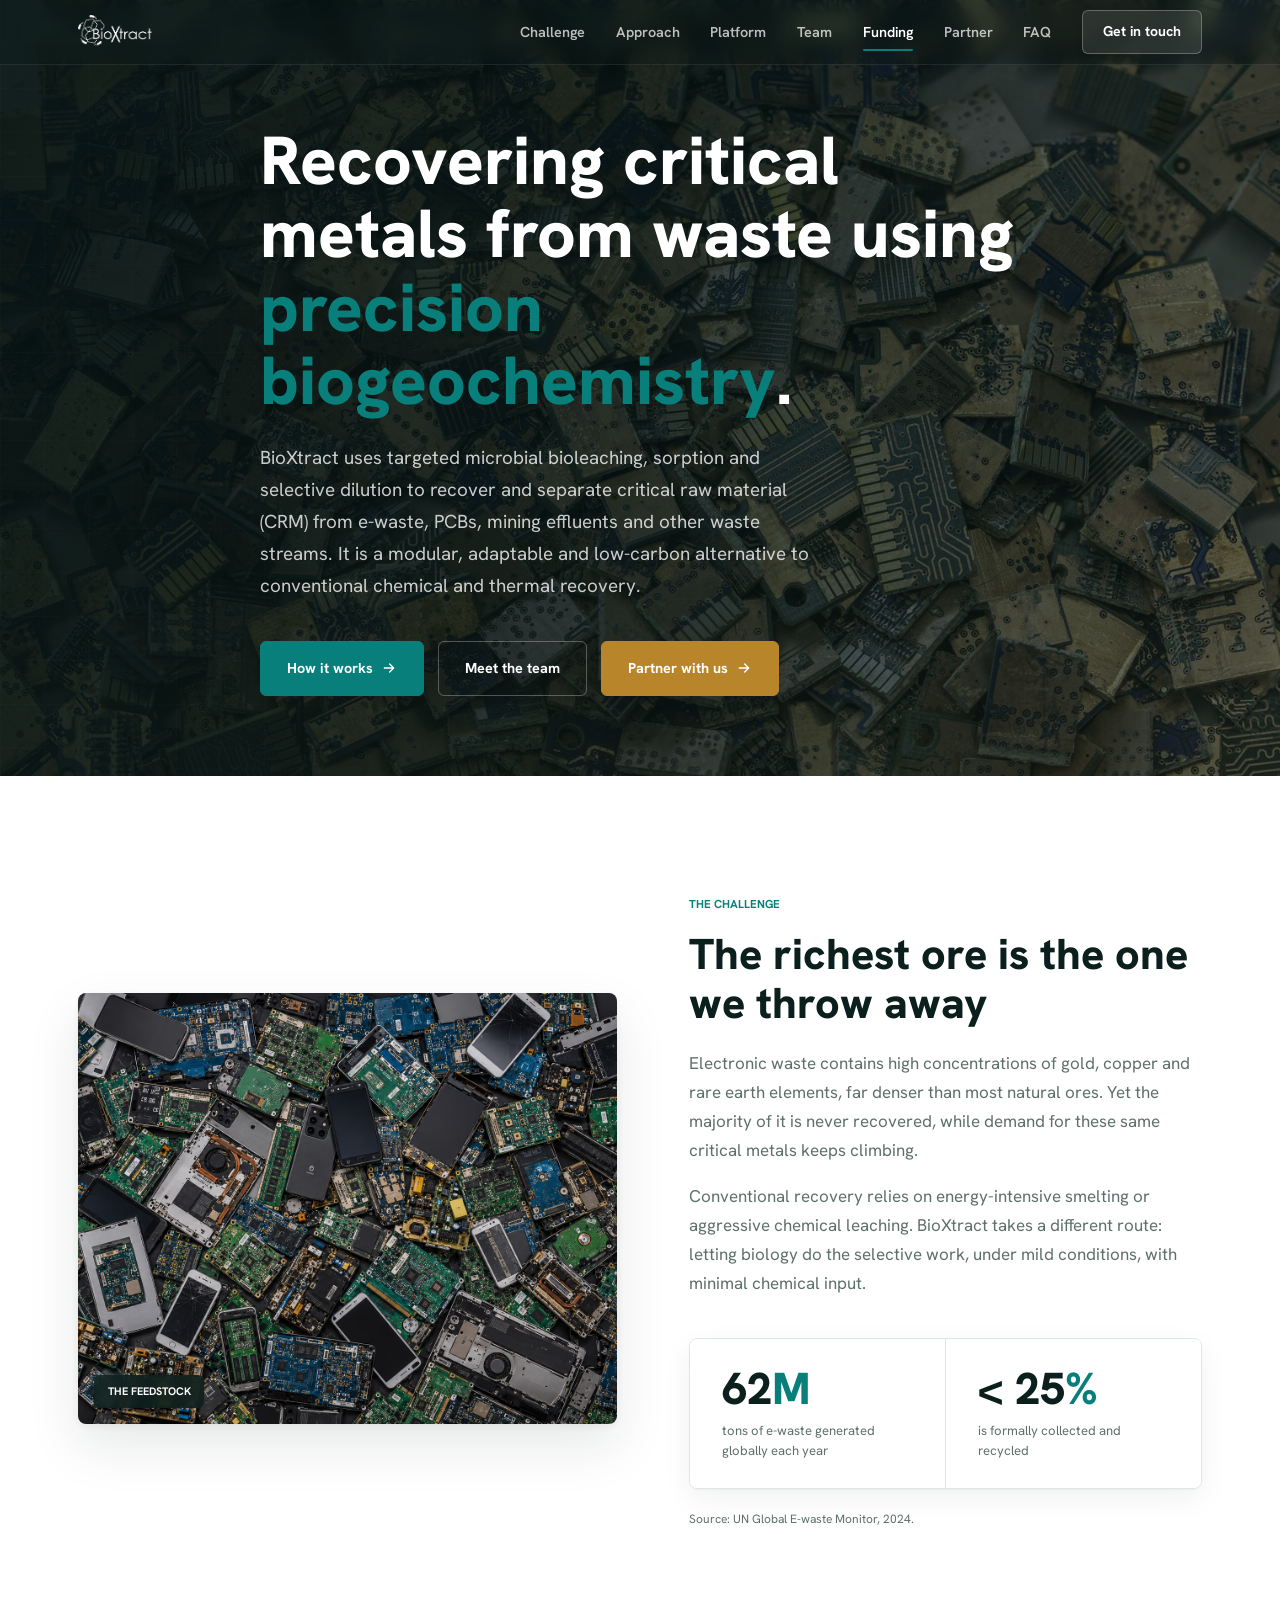
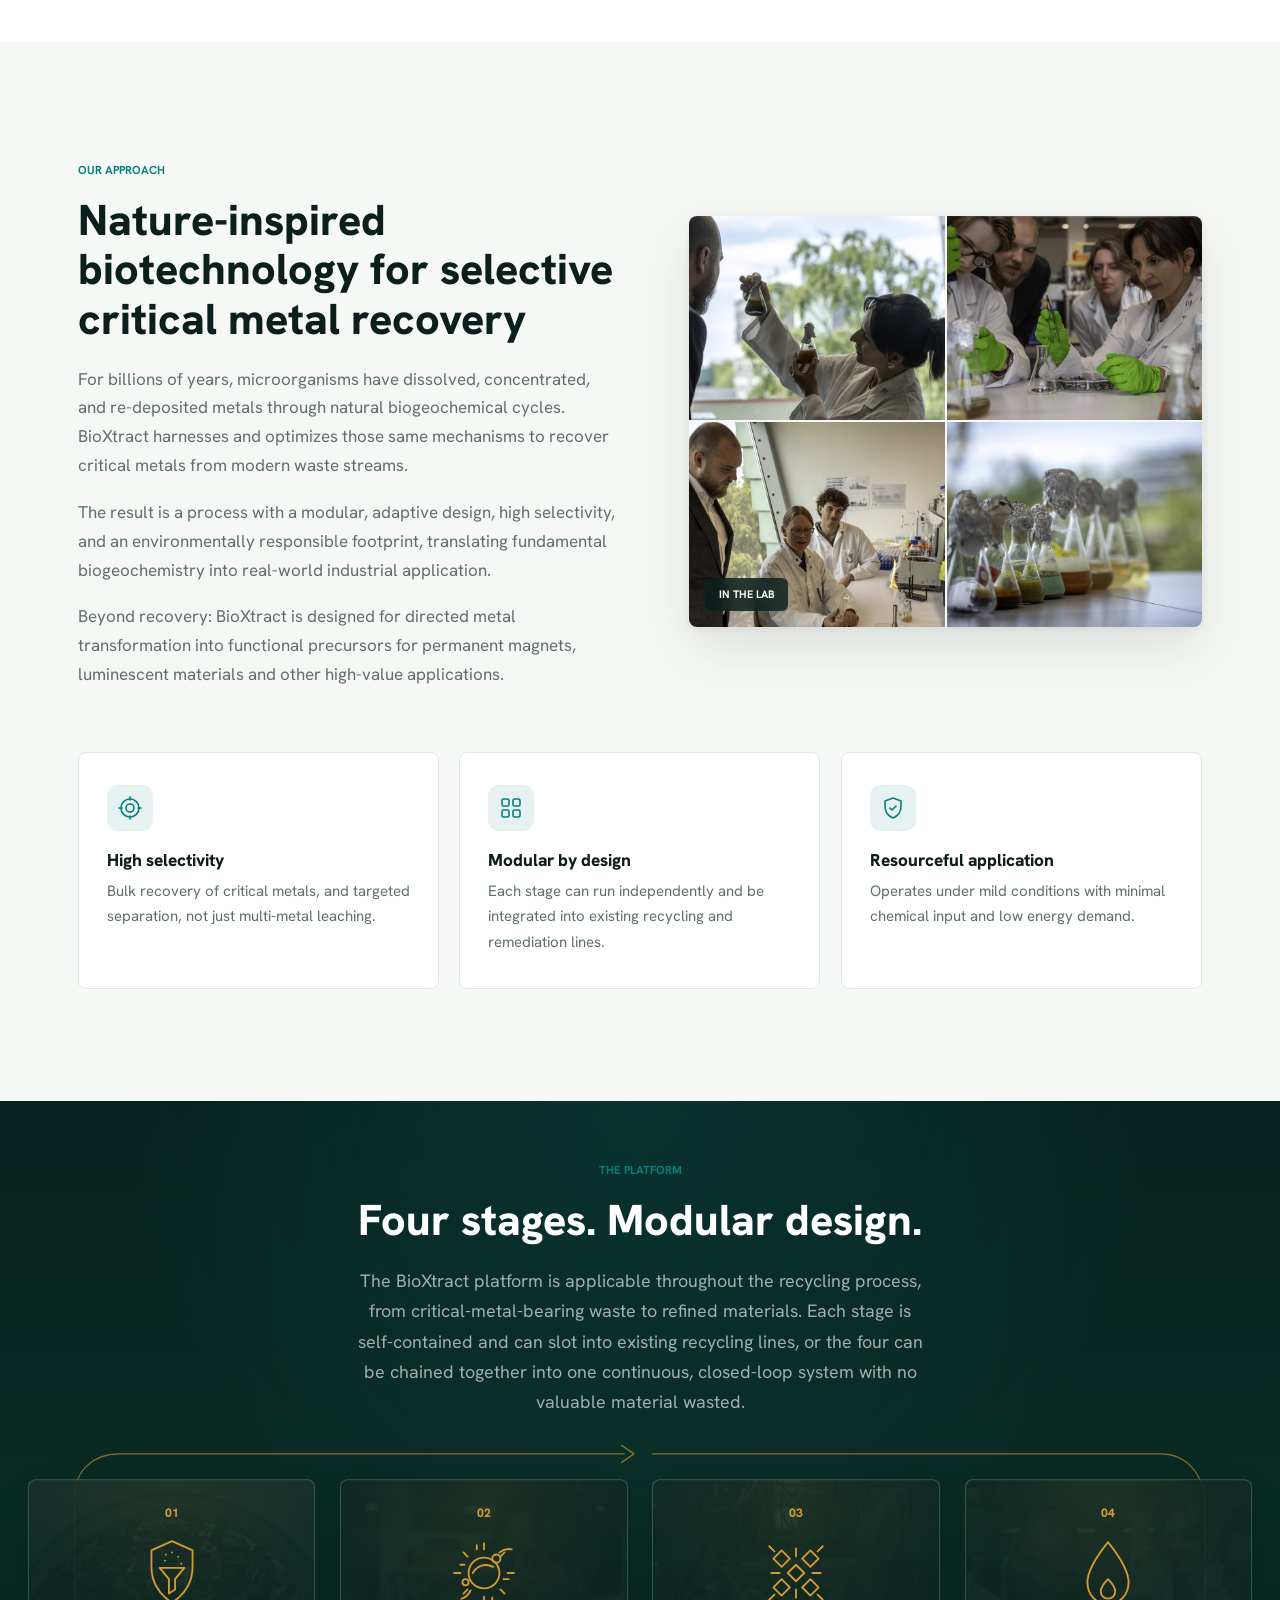
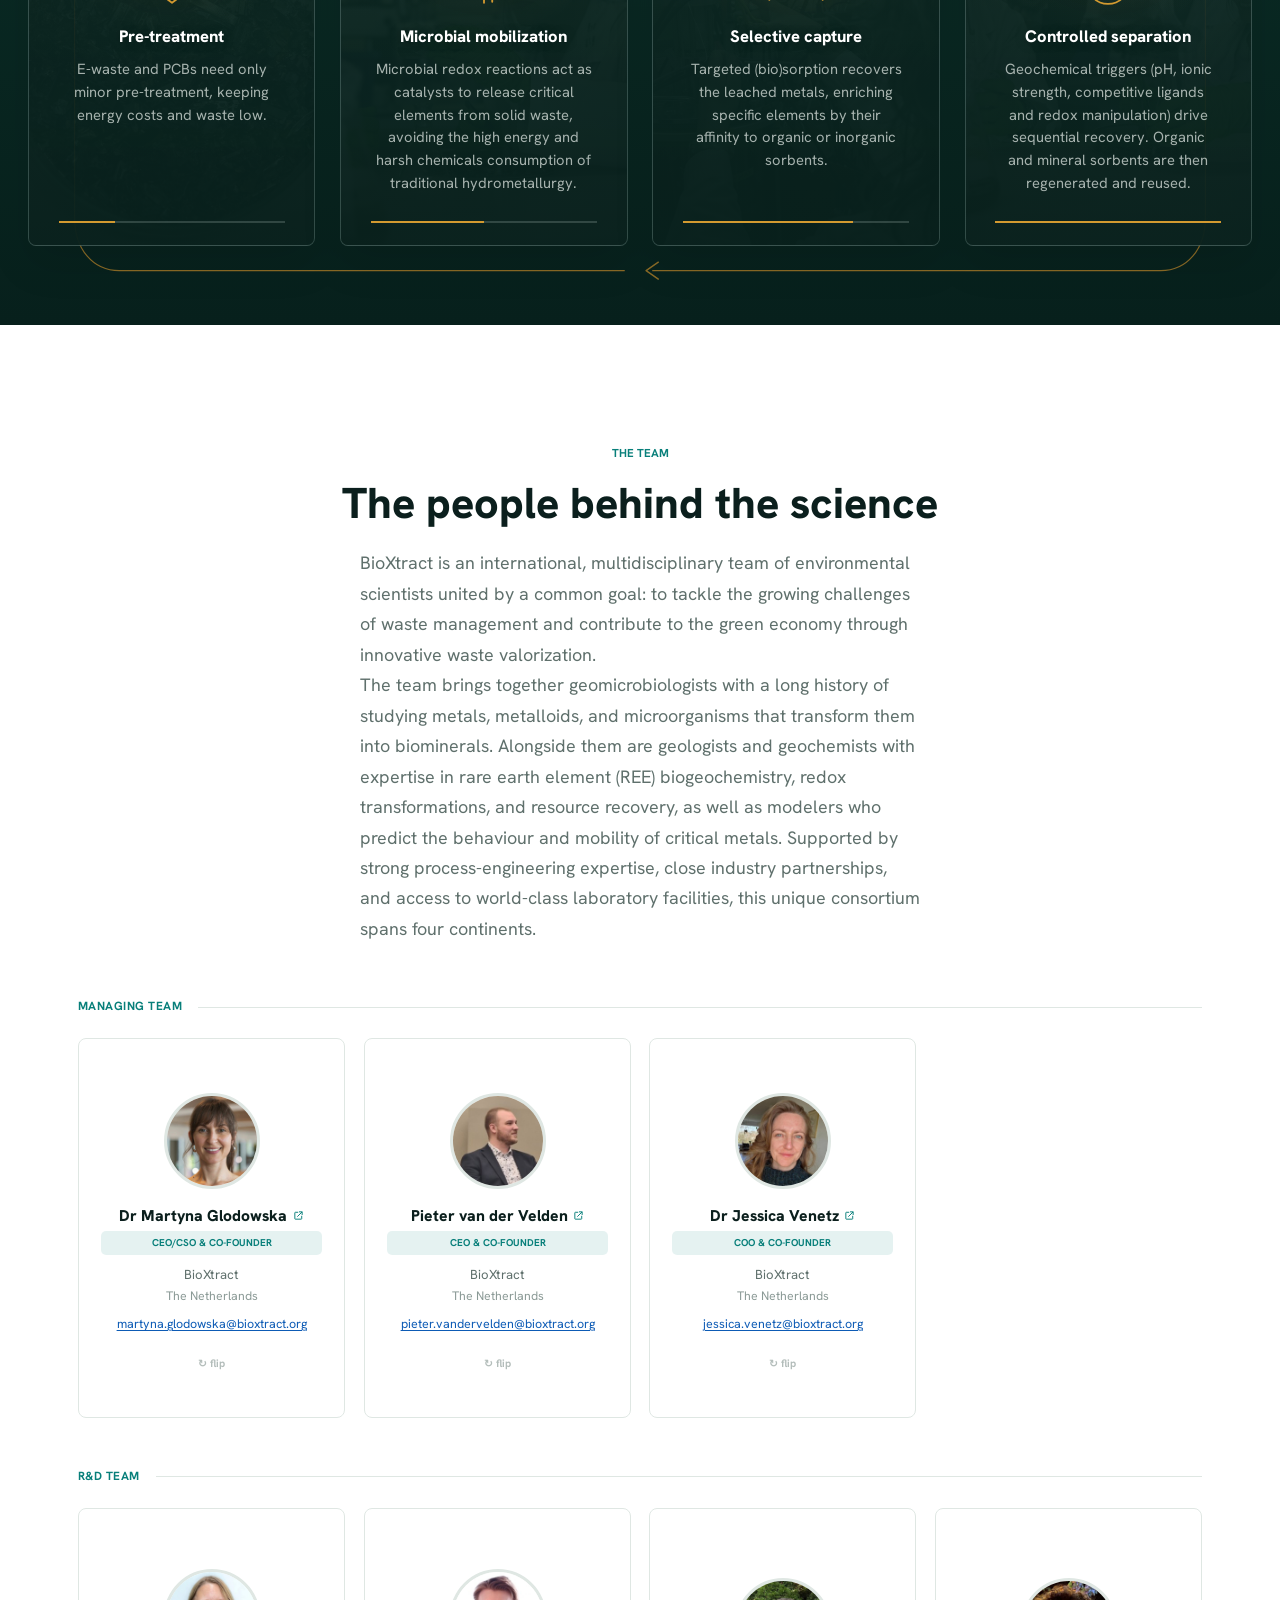
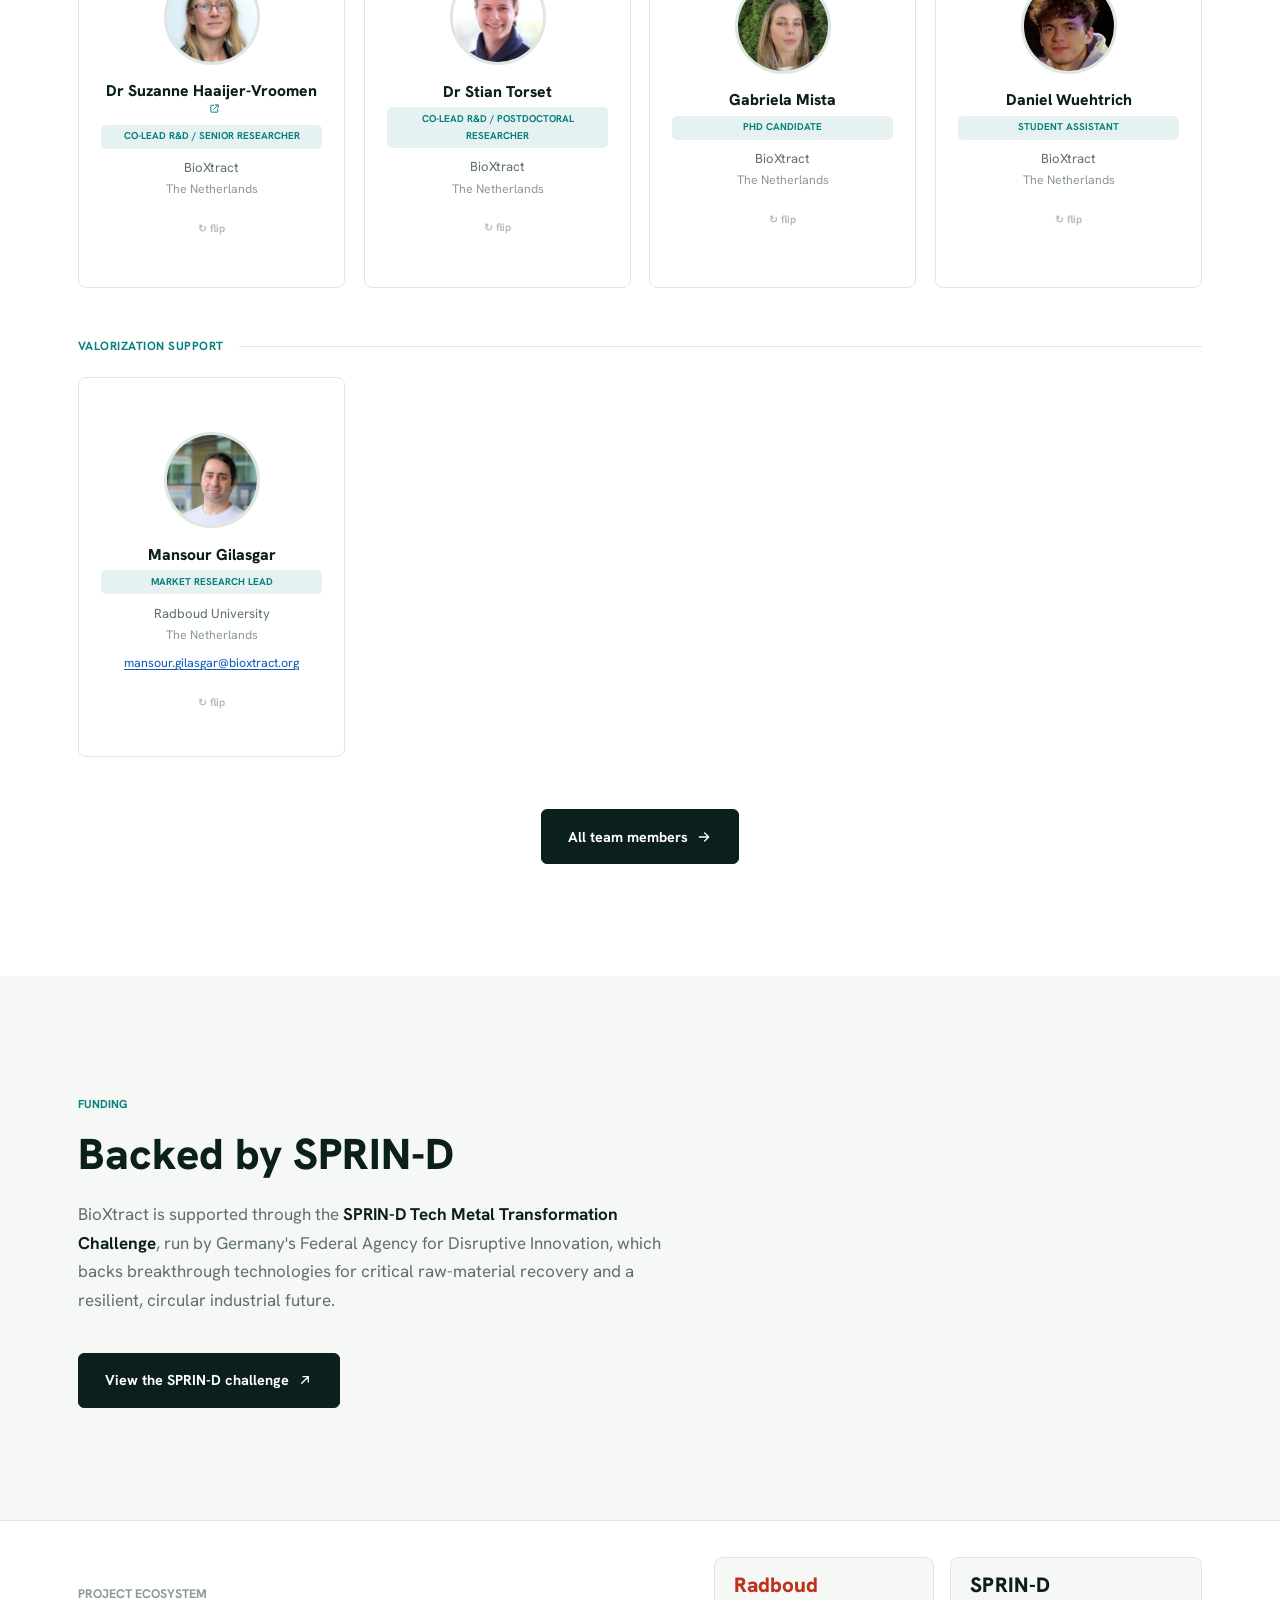
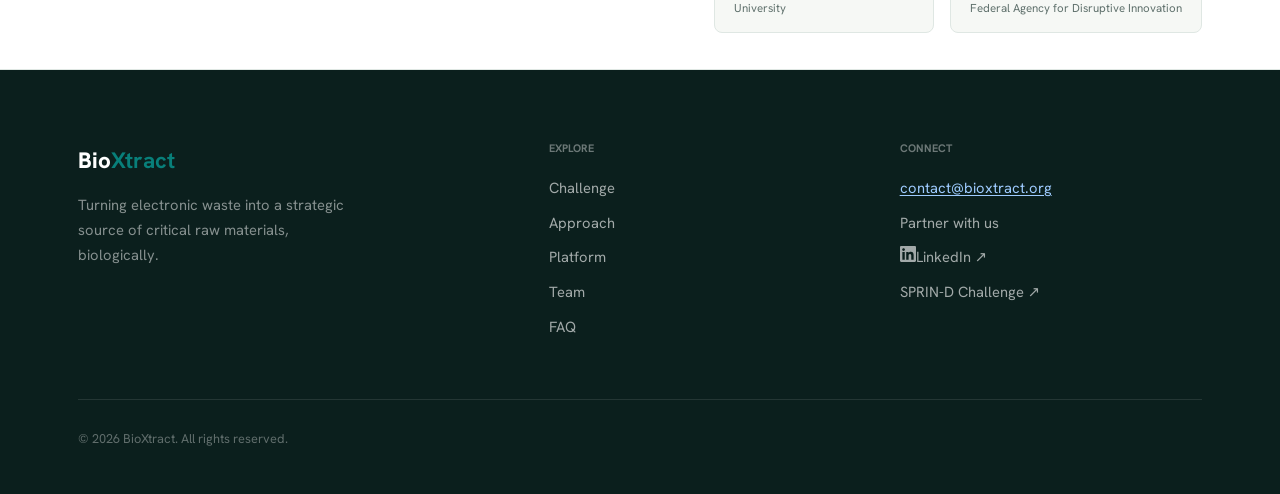
<file: index.html>
<!DOCTYPE html>
<html lang="en">
<head>
  <meta charset="UTF-8">
  <meta name="viewport" content="width=device-width, initial-scale=1.0">

  <title>BioXtract | Biological Recovery of Critical Metals from E-Waste</title>
  <meta name="description" content="BioXtract uses targeted microbial bioleaching and sorption to recover and separate critical raw material (CRM) from e-waste, PCBs, mining effluents and other waste streams: a modular, adaptable, low-carbon alternative to chemical and thermal recovery.">
  <meta name="keywords" content="BioXtract, microbial metal recovery, bioleaching, e-waste recycling, PCB recycling, rare earth elements, REE recovery, critical raw materials, biosorption, biohydrometallurgy, circular economy, SPRIN-D">
  <meta name="robots" content="index, follow, max-image-preview:large">
  <meta name="author" content="BioXtract">
  <meta name="theme-color" content="#02141f">
  <link rel="canonical" href="https://bioxtract.org">
  <link rel="icon" href="assets/images/favicon.svg" type="image/svg+xml">

  <meta property="og:type" content="website">
  <meta property="og:url" content="https://bioxtract.org">
  <meta property="og:title" content="BioXtract | Biological Recovery of Critical Metals from E-Waste">
  <meta property="og:description" content="A modular, nature-inspired biotechnology platform for selective recovery of critical metals and rare earth elements from e-waste, PCBs, mining effluents and other waste streams.">
  <meta property="og:image" content="https://bioxtract.org/assets/images/hero-pcb.jpg">
  <meta property="og:image:alt" content="Close-up of shredded printed circuit boards, the feedstock BioXtract recovers metals from">
  <meta property="og:site_name" content="BioXtract">
  <meta name="twitter:card" content="summary_large_image">
  <meta name="twitter:title" content="BioXtract | Biological Recovery of Critical Metals">
  <meta name="twitter:description" content="Turning waste streams into a strategic source of critical raw materials, biologically.">
  <meta name="twitter:image" content="https://bioxtract.org/assets/images/hero-pcb.jpg">

  <link rel="preconnect" href="https://fonts.googleapis.com">
  <link rel="preconnect" href="https://fonts.gstatic.com" crossorigin>
  <link href="https://fonts.googleapis.com/css2?family=Hanken+Grotesk:wght@400;500;600;700;800&display=swap" rel="stylesheet">

  <script>document.documentElement.classList.add('has-js');</script>
  <link rel="stylesheet" href="assets/css/style.css?v=39526384">

  <script type="application/ld+json">
  {
    "@context": "https://schema.org",
    "@graph": [
      {
        "@type": "Organization",
        "@id": "https://bioxtract.org/#organization",
        "name": "BioXtract",
        "alternateName": "BioXtract microbial metal recovery platform",
        "url": "https://bioxtract.org",
        "logo": "https://bioxtract.org/assets/images/bioxtract-logo.png",
        "image": "https://bioxtract.org/assets/images/hero-pcb.jpg",
        "email": "contact@bioxtract.org",
        "address": {
          "@type": "PostalAddress",
          "streetAddress": "Heyendaalseweg 135",
          "postalCode": "6525 AJ",
          "addressLocality": "Nijmegen",
          "addressCountry": "NL"
        },
        "contactPoint": {
          "@type": "ContactPoint",
          "contactType": "general enquiries",
          "email": "contact@bioxtract.org",
          "url": "https://bioxtract.org/partner",
          "availableLanguage": ["en"]
        },
        "description": "BioXtract is a Radboud University spin-out developing a modular microbial platform that selectively recovers and transforms critical metals and rare earth elements from electronic waste, printed circuit boards and other waste streams.",
        "foundingLocation": { "@type": "Place", "name": "Nijmegen, Netherlands" },
        "knowsAbout": [
          "Microbial metal recovery",
          "Bioleaching",
          "Biosorption",
          "Rare earth element recovery",
          "Critical raw materials",
          "Electronic waste recycling",
          "Biohydrometallurgy",
          "Circular economy"
        ],
        "parentOrganization": { "@type": "CollegeOrUniversity", "name": "Radboud University", "url": "https://www.ru.nl/en" },
        "funder": { "@type": "Organization", "name": "SPRIN-D, Federal Agency for Disruptive Innovation", "url": "https://sprind.org" }
      },
      {
        "@type": "ResearchProject",
        "@id": "https://bioxtract.org/#project",
        "name": "BioXtract",
        "url": "https://bioxtract.org",
        "description": "A modular, nature-inspired biotechnological platform for the selective recovery and transformation of critical metals, including rare earth elements, from electronic waste and other waste streams.",
        "parentOrganization": { "@id": "https://bioxtract.org/#organization" },
        "funder": { "@type": "Organization", "name": "SPRIN-D, Federal Agency for Disruptive Innovation", "url": "https://sprind.org" },
        "about": [
          "Critical metal recovery",
          "Rare earth element recovery",
          "Electronic waste recycling",
          "Microbial redox processes",
          "Circular raw materials"
        ]
      },
      {
        "@type": "WebSite",
        "@id": "https://bioxtract.org/#website",
        "url": "https://bioxtract.org",
        "name": "BioXtract",
        "publisher": { "@id": "https://bioxtract.org/#organization" },
        "inLanguage": "en"
      },
      {
        "@type": "WebPage",
        "@id": "https://bioxtract.org/#webpage",
        "url": "https://bioxtract.org",
        "name": "BioXtract | Biological Recovery of Critical Metals from E-Waste",
        "isPartOf": { "@id": "https://bioxtract.org/#website" },
        "about": { "@id": "https://bioxtract.org/#organization" },
        "primaryImageOfPage": "https://bioxtract.org/assets/images/hero-pcb.jpg",
        "speakable": {
          "@type": "SpeakableSpecification",
          "cssSelector": [".hero-title", ".hero-sub"]
        }
      }
    ]
  }
  </script>

  <!--
    The people graph below is GENERATED by build.ps1 from content/team.csv;
    do not hand-edit. The copy committed here is a dev-time placeholder; the
    deployed upload/index.html always carries the current team.
  -->
    <!-- TEAM:JSONLD:START -->
  <script type="application/ld+json">
{
    "@context":  "https://schema.org",
    "@graph":  [
                   {
                       "@type":  "Organization",
                       "@id":  "https://bioxtract.org/#organization",
                       "employee":  [
                                        {
                                            "@id":  "https://bioxtract.org/#person-dr-martyna-glodowska"
                                        },
                                        {
                                            "@id":  "https://bioxtract.org/#person-pieter-van-der-velden"
                                        },
                                        {
                                            "@id":  "https://bioxtract.org/#person-dr-jessica-venetz"
                                        },
                                        {
                                            "@id":  "https://bioxtract.org/#person-dr-suzanne-haaijer-vroomen"
                                        },
                                        {
                                            "@id":  "https://bioxtract.org/#person-dr-stian-torset"
                                        },
                                        {
                                            "@id":  "https://bioxtract.org/#person-gabriela-mista"
                                        },
                                        {
                                            "@id":  "https://bioxtract.org/#person-daniel-wuehtrich"
                                        },
                                        {
                                            "@id":  "https://bioxtract.org/#person-mansour-gilasgar"
                                        },
                                        {
                                            "@id":  "https://bioxtract.org/#person-dr-james-m-byrne"
                                        },
                                        {
                                            "@id":  "https://bioxtract.org/#person-dr-bonnie-mcdevitt"
                                        },
                                        {
                                            "@id":  "https://bioxtract.org/#person-dr-anna-potysz"
                                        },
                                        {
                                            "@id":  "https://bioxtract.org/#person-dr-jeremiah-shuster"
                                        },
                                        {
                                            "@id":  "https://bioxtract.org/#person-dr-elizabeth-j-tomaszewski"
                                        },
                                        {
                                            "@id":  "https://bioxtract.org/#person-prof-dr-henning-prommer"
                                        },
                                        {
                                            "@id":  "https://bioxtract.org/#person-prof-dr-mario-zarroca-hernandez"
                                        }
                                    ],
                       "founder":  [
                                       {
                                           "@id":  "https://bioxtract.org/#person-dr-martyna-glodowska"
                                       },
                                       {
                                           "@id":  "https://bioxtract.org/#person-pieter-van-der-velden"
                                       },
                                       {
                                           "@id":  "https://bioxtract.org/#person-dr-jessica-venetz"
                                       }
                                   ]
                   },
                   {
                       "@type":  "Person",
                       "@id":  "https://bioxtract.org/#person-dr-martyna-glodowska",
                       "name":  "Dr Martyna Glodowska",
                       "description":  "An established researcher with extensive scientific expertise in geomicrobiology and biogeochemistry with a strong international network across academia and industry. She connects knowledge from different fields and translates scientific knowledge into innovative applications and process concepts, shaping BioXtract\u0027s technology and research strategy.",
                       "image":  "https://bioxtract.org/assets/images/team/martyna-glodowska.jpg",
                       "memberOf":  {
                                        "@id":  "https://bioxtract.org/#organization"
                                    },
                       "jobTitle":  "CEO/CSO \u0026 Co-Founder",
                       "affiliation":  {
                                           "@type":  "Organization",
                                           "name":  "BioXtract"
                                       },
                       "email":  "martyna.glodowska@bioxtract.org",
                       "url":  "https://www.ru.nl/en/people/glodowska-m",
                       "sameAs":  [
                                      "https://www.ru.nl/en/people/glodowska-m"
                                  ]
                   },
                   {
                       "@type":  "Person",
                       "@id":  "https://bioxtract.org/#person-pieter-van-der-velden",
                       "name":  "Pieter van der Velden",
                       "description":  "A driven and well-organized leader with a background in biochemistry, currently completing his PhD. He combines scientific expertise with clear communication and a strong vision for the company, leading BioXtract\u0027s development and commercialization efforts.",
                       "image":  "https://bioxtract.org/assets/images/team/pieter-van-der-velden.jpg",
                       "memberOf":  {
                                        "@id":  "https://bioxtract.org/#organization"
                                    },
                       "jobTitle":  "CEO \u0026 Co-Founder",
                       "affiliation":  {
                                           "@type":  "Organization",
                                           "name":  "BioXtract"
                                       },
                       "email":  "pieter.vandervelden@bioxtract.org",
                       "url":  "https://www.ru.nl/en/people/velden-p-van-der",
                       "sameAs":  [
                                      "https://www.ru.nl/en/people/velden-p-van-der"
                                  ]
                   },
                   {
                       "@type":  "Person",
                       "@id":  "https://bioxtract.org/#person-dr-jessica-venetz",
                       "name":  "Dr Jessica Venetz",
                       "description":  "She gained a PhD at the intersection of multiple disciplines, giving her the ability to bridge scientific, technical, and operational domains. A creative problem-solver who aligns stakeholders and drives the company\u0027s day-to-day operations and growth.",
                       "image":  "https://bioxtract.org/assets/images/team/jessica-venetz.jpg",
                       "memberOf":  {
                                        "@id":  "https://bioxtract.org/#organization"
                                    },
                       "jobTitle":  "COO \u0026 Co-Founder",
                       "affiliation":  {
                                           "@type":  "Organization",
                                           "name":  "BioXtract"
                                       },
                       "email":  "jessica.venetz@bioxtract.org",
                       "url":  "https://scholar.google.com/citations?user=Q8Lq658AAAAJ",
                       "sameAs":  [
                                      "https://scholar.google.com/citations?user=Q8Lq658AAAAJ"
                                  ]
                   },
                   {
                       "@type":  "Person",
                       "@id":  "https://bioxtract.org/#person-dr-suzanne-haaijer-vroomen",
                       "name":  "Dr Suzanne Haaijer-Vroomen",
                       "description":  "An experienced researcher with extensive practical expertise in laboratory operations and experimental development. She oversees laboratory organization, coordinates procurement and resource management, and trains new team members in methods and procedures.",
                       "image":  "https://bioxtract.org/assets/images/team/suzanne-haaijer-vroomen.jpg",
                       "memberOf":  {
                                        "@id":  "https://bioxtract.org/#organization"
                                    },
                       "jobTitle":  "Co-Lead R\u0026D / Senior Researcher",
                       "affiliation":  {
                                           "@type":  "Organization",
                                           "name":  "BioXtract"
                                       },
                       "url":  "https://www.ru.nl/en/people/haaijer-s",
                       "sameAs":  [
                                      "https://www.ru.nl/en/people/haaijer-s"
                                  ]
                   },
                   {
                       "@type":  "Person",
                       "@id":  "https://bioxtract.org/#person-dr-stian-torset",
                       "name":  "Dr Stian Torset",
                       "description":  "A dedicated researcher with expertise in bioprospecting and the discovery of novel metabolic pathways. He identifies biological opportunities and translates fundamental discoveries into practical solutions for the company.",
                       "image":  "https://bioxtract.org/assets/images/team/stian-torset.jpg",
                       "memberOf":  {
                                        "@id":  "https://bioxtract.org/#organization"
                                    },
                       "jobTitle":  "Co-Lead R\u0026D / Postdoctoral Researcher",
                       "affiliation":  {
                                           "@type":  "Organization",
                                           "name":  "BioXtract"
                                       }
                   },
                   {
                       "@type":  "Person",
                       "@id":  "https://bioxtract.org/#person-gabriela-mista",
                       "name":  "Gabriela Mista",
                       "description":  "A careful and dedicated PhD researcher central to the execution and validation of experimental work. Rigorous attention to detail generates the reliable, reproducible data behind BioXtract\u0027s technology development.",
                       "image":  "https://bioxtract.org/assets/images/team/gabriela-mista.jpg",
                       "memberOf":  {
                                        "@id":  "https://bioxtract.org/#organization"
                                    },
                       "jobTitle":  "PhD Candidate",
                       "affiliation":  {
                                           "@type":  "Organization",
                                           "name":  "BioXtract"
                                       }
                   },
                   {
                       "@type":  "Person",
                       "@id":  "https://bioxtract.org/#person-daniel-wuehtrich",
                       "name":  "Daniel Wuehtrich",
                       "description":  "A hands-on student research assistant with a background in process engineering. He supports R\u0026D through laboratory experiments and practical research tasks, bringing an engineering perspective to process optimization and scale-up.",
                       "image":  "https://bioxtract.org/assets/images/team/daniel-wuehtrich.jpg",
                       "memberOf":  {
                                        "@id":  "https://bioxtract.org/#organization"
                                    },
                       "jobTitle":  "Student Assistant",
                       "affiliation":  {
                                           "@type":  "Organization",
                                           "name":  "BioXtract"
                                       }
                   },
                   {
                       "@type":  "Person",
                       "@id":  "https://bioxtract.org/#person-mansour-gilasgar",
                       "name":  "Mansour Gilasgar",
                       "description":  "With a background in economics, he leads market research and commercial validation. He turns complex market intelligence into clear, actionable visualizations, bridging business strategy and technology development.",
                       "image":  "https://bioxtract.org/assets/images/team/mansour-gilasgar.jpg",
                       "memberOf":  {
                                        "@id":  "https://bioxtract.org/#organization"
                                    },
                       "jobTitle":  "Market Research Lead",
                       "affiliation":  {
                                           "@type":  "Organization",
                                           "name":  "Radboud University"
                                       },
                       "email":  "mansour.gilasgar@bioxtract.org"
                   },
                   {
                       "@type":  "Person",
                       "@id":  "https://bioxtract.org/#person-dr-james-m-byrne",
                       "name":  "Dr James M. Byrne",
                       "description":  "An expert in environmental mineralogy and geomicrobiology, especially iron biomineralization and the redox cycling of Fe(II)- and Fe(III)-bearing minerals. He has published on metal recovery using biominerals and specializes in Mössbauer spectroscopy.",
                       "image":  "https://bioxtract.org/assets/images/team/james-byrne.jpg",
                       "memberOf":  {
                                        "@id":  "https://bioxtract.org/#organization"
                                    },
                       "affiliation":  {
                                           "@type":  "Organization",
                                           "name":  "University of Bristol"
                                       },
                       "url":  "https://www.bristol.ac.uk/people/person/James-Byrne-68bec5c1-9f51-4e8a-b4c6-c31dc8b41b65/",
                       "sameAs":  [
                                      "https://www.bristol.ac.uk/people/person/James-Byrne-68bec5c1-9f51-4e8a-b4c6-c31dc8b41b65/"
                                  ]
                   },
                   {
                       "@type":  "Person",
                       "@id":  "https://bioxtract.org/#person-dr-bonnie-mcdevitt",
                       "name":  "Dr Bonnie McDevitt",
                       "description":  "Combines expertise in waste stream characterization, isotopic geochemistry and trace element recovery, providing strong applied experience for real-world recovery scenarios.",
                       "image":  "https://bioxtract.org/assets/images/team/bonnie-mcdevitt.jpg",
                       "memberOf":  {
                                        "@id":  "https://bioxtract.org/#organization"
                                    },
                       "affiliation":  {
                                           "@type":  "Organization",
                                           "name":  "USGS"
                                       },
                       "url":  "https://www.usgs.gov/staff-profiles/bonnie-mcdevitt",
                       "sameAs":  [
                                      "https://www.usgs.gov/staff-profiles/bonnie-mcdevitt"
                                  ]
                   },
                   {
                       "@type":  "Person",
                       "@id":  "https://bioxtract.org/#person-dr-anna-potysz",
                       "name":  "Dr Anna Potysz",
                       "description":  "Brings extensive experience in geochemistry and microbial influences on metal-bearing rocks, mining slags and metal redox transformations, critical for understanding diverse waste matrices.",
                       "image":  "https://bioxtract.org/assets/images/team/anna-potysz.jpg",
                       "memberOf":  {
                                        "@id":  "https://bioxtract.org/#organization"
                                    },
                       "affiliation":  {
                                           "@type":  "Organization",
                                           "name":  "University of Wrocław"
                                       },
                       "url":  "https://anna.potysz.ing.uni.wroc.pl/",
                       "sameAs":  [
                                      "https://anna.potysz.ing.uni.wroc.pl/"
                                  ]
                   },
                   {
                       "@type":  "Person",
                       "@id":  "https://bioxtract.org/#person-dr-jeremiah-shuster",
                       "name":  "Dr Jeremiah Shuster",
                       "description":  "Focuses on microbial-metal interactions in natural and engineered settings, strengthening the project\u0027s microbiological and ecological dimensions.",
                       "image":  "https://bioxtract.org/assets/images/team/jeremiah-shuster.jpg",
                       "memberOf":  {
                                        "@id":  "https://bioxtract.org/#organization"
                                    },
                       "affiliation":  {
                                           "@type":  "Organization",
                                           "name":  "University of Western Ontario"
                                       },
                       "url":  "https://www.uwo.ca/earth/people/faculty/Shuster.html",
                       "sameAs":  [
                                      "https://www.uwo.ca/earth/people/faculty/Shuster.html"
                                  ]
                   },
                   {
                       "@type":  "Person",
                       "@id":  "https://bioxtract.org/#person-dr-elizabeth-j-tomaszewski",
                       "name":  "Dr Elizabeth J. Tomaszewski",
                       "description":  "Specializes in geochemical transformations and spectroscopy, essential for a precise mechanistic understanding of metal redox behavior and elemental speciation in complex matrices.",
                       "image":  "https://bioxtract.org/assets/images/team/elizabeth-tomaszewski.jpg",
                       "memberOf":  {
                                        "@id":  "https://bioxtract.org/#organization"
                                    },
                       "affiliation":  {
                                           "@type":  "Organization",
                                           "name":  "USGS"
                                       },
                       "url":  "https://www.usgs.gov/staff-profiles/elizabeth-j-tomaszewski",
                       "sameAs":  [
                                      "https://www.usgs.gov/staff-profiles/elizabeth-j-tomaszewski"
                                  ]
                   },
                   {
                       "@type":  "Person",
                       "@id":  "https://bioxtract.org/#person-prof-dr-henning-prommer",
                       "name":  "Prof. Dr Henning Prommer",
                       "description":  "A leader in reactive transport modeling, integrating chemical, biological and physical processes to predict metal mobility and guide process optimization. Co-founder of Ekion, which commercializes electrokinetic in-situ recovery (EK-ISR) of metals, including REEs.",
                       "image":  "https://bioxtract.org/assets/images/team/henning-prommer.jpg",
                       "memberOf":  {
                                        "@id":  "https://bioxtract.org/#organization"
                                    },
                       "affiliation":  {
                                           "@type":  "Organization",
                                           "name":  "University of Western Australia / Ekion"
                                       },
                       "url":  "https://research-repository.uwa.edu.au/en/persons/henning-prommer/",
                       "sameAs":  [
                                      "https://research-repository.uwa.edu.au/en/persons/henning-prommer/"
                                  ]
                   },
                   {
                       "@type":  "Person",
                       "@id":  "https://bioxtract.org/#person-prof-dr-mario-zarroca-hernandez",
                       "name":  "Prof. Dr Mario Zarroca Hernandez",
                       "description":  "Specializes in environmental geology and hydrogeology, focusing on metal recovery and remediation of mining wastes, including acid mine drainage treatment. With 25 years of consulting experience and over 50 scientific papers, he bridges research and applied environmental innovation.",
                       "image":  "https://bioxtract.org/assets/images/team/mario-zarroca.jpg",
                       "memberOf":  {
                                        "@id":  "https://bioxtract.org/#organization"
                                    },
                       "affiliation":  {
                                           "@type":  "Organization",
                                           "name":  "Autonomous University of Barcelona"
                                       },
                       "url":  "https://portalrecerca.uab.cat/en/persons/mario-zarroca-hernandez-3",
                       "sameAs":  [
                                      "https://portalrecerca.uab.cat/en/persons/mario-zarroca-hernandez-3"
                                  ]
                   }
               ]
}
  </script>
  <!-- TEAM:JSONLD:END -->
</head>

<body>

  <!-- Navigation -->
  <header class="nav" id="nav-header">
    <div class="container nav-inner">
      <a href="#" class="nav-logo" aria-label="BioXtract home">
        <img src="assets/images/bioxtract-logo.png" alt="BioXtract" class="nav-logo-img" width="653" height="301">
      </a>

      <button class="nav-toggle" id="nav-toggle" aria-label="Toggle menu" aria-expanded="false" aria-controls="nav-menu">
        <span></span><span></span><span></span>
      </button>

      <nav class="nav-menu" id="nav-menu" aria-label="Main">
        <a href="#challenge" class="nav-link">Challenge</a>
        <a href="#approach"  class="nav-link">Approach</a>
        <a href="#process"   class="nav-link">Platform</a>
        <a href="#team"      class="nav-link">Team</a>
        <a href="#funding"   class="nav-link">Funding</a>
        <a href="partner.html" class="nav-link">Partner</a>
        <a href="faq.html"   class="nav-link">FAQ</a>
        <a href="partner.html" class="nav-cta">Get in touch</a>
      </nav>
    </div>
  </header>

  <main>

    <!-- Hero -->
    <section class="hero" aria-label="Introduction">
      <div class="hero-bg" role="img" aria-label="Close-up of shredded printed circuit boards, the feedstock BioXtract recovers metals from"></div>
      <div class="container hero-inner">
        <h1 class="hero-title">Recovering critical metals from waste using <span class="accent">precision biogeochemistry</span>.</h1>
        <p class="hero-sub">
          BioXtract uses targeted microbial bioleaching, sorption and selective dilution to
          recover and separate critical raw material (CRM) from e-waste, PCBs,
          mining effluents and other waste streams. It is a modular, adaptable and low-carbon
          alternative to conventional chemical and thermal recovery.
        </p>
        <div class="hero-actions">
          <a href="#approach" class="btn btn--primary">
            How it works
            <svg viewBox="0 0 24 24" fill="none" stroke="currentColor" stroke-width="2" aria-hidden="true"><path d="M5 12h14M13 6l6 6-6 6" stroke-linecap="round" stroke-linejoin="round"/></svg>
          </a>
          <a href="#team" class="btn btn--ghost">Meet the team</a>
          <a href="partner.html" class="btn btn--gold">
            Partner with us
            <svg viewBox="0 0 24 24" fill="none" stroke="currentColor" stroke-width="2" aria-hidden="true"><path d="M5 12h14M13 6l6 6-6 6" stroke-linecap="round" stroke-linejoin="round"/></svg>
          </a>
        </div>
      </div>
    </section>

    <!-- Challenge -->
    <section class="section" id="challenge" aria-labelledby="challenge-h">
      <div class="container">
        <div class="split">
          <div class="split-media fade-up">
            <img src="assets/images/challenge-ewaste.jpg" alt="Mixed electronic waste and circuit-board materials" loading="lazy">
            <span class="tag">The feedstock</span>
          </div>
          <div class="split-body fade-up">
            <span class="eyebrow">The Challenge</span>
            <h2 class="h2" id="challenge-h">The richest ore is the one we throw away</h2>
            <p>
              Electronic waste contains high concentrations of gold, copper and rare earth elements,
              far denser than most natural ores. Yet the majority of it is never recovered, while
              demand for these same critical metals keeps climbing.
            </p>
            <p>
              Conventional recovery relies on energy-intensive smelting or aggressive chemical
              leaching. BioXtract takes a different route: letting biology do the selective work,
              under mild conditions, with minimal chemical input.
            </p>
            <div class="stats">
              <div class="stat">
                <div class="num">62<span class="accent">M</span></div>
                <div class="label">tons of e-waste generated globally each year</div>
              </div>
              <div class="stat">
                <div class="num">&lt; 25<span class="accent">%</span></div>
                <div class="label">is formally collected and recycled</div>
              </div>
            </div>
            <p class="stat-note">Source: UN Global E-waste Monitor, 2024.</p>
          </div>
        </div>
      </div>
    </section>

    <!-- Approach -->
    <section class="section bg-surface" id="approach" aria-labelledby="approach-h">
      <div class="container">
        <div class="split split--reverse" style="margin-bottom:4rem">
          <div class="split-media split-media--grid fade-up">
            <img src="assets/images/lab-1.jpg" alt="Researcher holding a culture flask up to the light" loading="lazy">
            <img src="assets/images/lab-2.jpg" alt="The team examining leaching samples at the bench" loading="lazy">
            <img src="assets/images/lab-3.jpg" alt="Researchers discussing results in the laboratory" loading="lazy">
            <img src="assets/images/lab-4.jpg" alt="A row of culture flasks with metal-bearing samples" loading="lazy">
            <span class="tag">In the lab</span>
          </div>
          <div class="split-body fade-up">
            <span class="eyebrow">Our Approach</span>
            <h2 class="h2" id="approach-h">Nature-inspired biotechnology for selective critical metal recovery</h2>
            <p>
              For billions of years, microorganisms have dissolved, concentrated, and re-deposited
              metals through natural biogeochemical cycles. BioXtract harnesses and optimizes
              those same mechanisms to recover critical metals from modern waste streams.
            </p>
            <p>
              The result is a process with a modular, adaptive design, high selectivity, and an
              environmentally responsible footprint, translating fundamental biogeochemistry
              into real-world industrial application.
            </p>
            <p>
              Beyond recovery: BioXtract is designed for directed metal transformation into
              functional precursors for permanent magnets, luminescent materials and other
              high-value applications.
            </p>
          </div>
        </div>

        <div class="pillars">
          <div class="pillar fade-up">
            <div class="pillar-icon" aria-hidden="true">
              <svg viewBox="0 0 24 24" stroke-linecap="round" stroke-linejoin="round"><circle cx="12" cy="12" r="9"/><circle cx="12" cy="12" r="4"/><path d="M12 1v3M12 20v3M1 12h3M20 12h3"/></svg>
            </div>
            <h3>High selectivity</h3>
            <p>Bulk recovery of critical metals, and targeted separation, not just multi-metal leaching.</p>
          </div>
          <div class="pillar fade-up" style="transition-delay:80ms">
            <div class="pillar-icon" aria-hidden="true">
              <svg viewBox="0 0 24 24" stroke-linecap="round" stroke-linejoin="round"><rect x="3" y="3" width="7" height="7" rx="1.5"/><rect x="14" y="3" width="7" height="7" rx="1.5"/><rect x="3" y="14" width="7" height="7" rx="1.5"/><rect x="14" y="14" width="7" height="7" rx="1.5"/></svg>
            </div>
            <h3>Modular by design</h3>
            <p>Each stage can run independently and be integrated into existing recycling and remediation lines.</p>
          </div>
          <div class="pillar fade-up" style="transition-delay:160ms">
            <div class="pillar-icon" aria-hidden="true">
              <svg viewBox="0 0 24 24" stroke-linecap="round" stroke-linejoin="round"><path d="M12 22c5-2 8-6 8-12V5l-8-3-8 3v5c0 6 3 10 8 12z"/><path d="M9 12l2 2 4-4"/></svg>
            </div>
            <h3>Resourceful application</h3>
            <p>Operates under mild conditions with minimal chemical input and low energy demand.</p>
          </div>
        </div>
      </div>
    </section>

    <!-- Platform -->
    <section class="section bg-dark process-section" id="process" aria-labelledby="process-h">
      <div class="container">
        <div class="platform-head center">
          <span class="eyebrow">The Platform</span>
          <h2 class="h2" id="process-h">Four stages. Modular design.</h2>
          <p class="lead">
            The BioXtract platform is applicable throughout the recycling process, from
            critical-metal-bearing waste to refined materials. Each stage is self-contained and can
            slot into existing recycling lines, or the four can be chained together into one
            continuous, closed-loop system with no valuable material wasted.
          </p>
        </div>

        <div class="module-loop fade-up" role="list" aria-label="BioXtract platform stages">
          <svg class="module-loop-line" viewBox="0 0 1180 374" preserveAspectRatio="none" aria-hidden="true">
            <path d="M34 50 C34 28 52 14 78 14 H575" />
            <path d="M602 14 H1102 C1128 14 1146 32 1146 58 V316 C1146 342 1128 360 1102 360 H602" />
            <path d="M575 360 H78 C52 360 34 342 34 316 V58" />
            <path class="loop-arrow loop-arrow-top" d="M572 7 L584 14 L572 21" />
            <path class="loop-arrow loop-arrow-bottom" d="M608 353 L596 360 L608 367" />
          </svg>

          <article class="module" role="listitem">
            <img class="module-photo" src="assets/images/stage-1-pretreatment.jpg" alt="" loading="lazy">
            <div class="module-step">01</div>
            <svg class="module-icon" viewBox="0 0 72 72" aria-hidden="true">
              <path d="M36 5 56 14v16c0 16-8 27-20 35-12-8-20-19-20-35V14L36 5Z" />
              <path d="M24 31h24L39 42v10l-6 4V42L24 31Z" />
              <path d="M30 18h.1M36 16h.1M42 20h.1M29 24h.1M45 27h.1" />
            </svg>
            <h3>Pre-treatment</h3>
            <p>E-waste and PCBs need only minor pre-treatment, keeping energy costs and waste low.</p>
            <div class="module-bar"><span style="width:25%"></span></div>
          </article>

          <article class="module" role="listitem">
            <img class="module-photo" src="assets/images/stage-2-mobilization.jpg" alt="" loading="lazy">
            <div class="module-step">02</div>
            <svg class="module-icon" viewBox="0 0 72 72" aria-hidden="true">
              <circle cx="36" cy="36" r="15" />
              <circle cx="48" cy="22" r="4" />
              <circle cx="18" cy="45" r="3" />
              <path d="M36 13V7M36 65v-6M13 36H7M65 36h-6M20 20l-4-4M56 56l-4-4M52 20l4-4M16 56l4-4" />
              <path d="M25 36c4-7 12-10 20-6" />
              <path d="M23 53c-2 4-5 7-9 8M51 16c4-3 8-4 12-3" />
              <path d="M13 28h4M55 42h5M29 9v4M44 60v4" />
            </svg>
            <h3>Microbial mobilization</h3>
            <p>Microbial redox reactions act as catalysts to release critical elements from solid waste, avoiding the high energy and harsh chemicals consumption of traditional hydrometallurgy.</p>
            <div class="module-bar"><span style="width:50%"></span></div>
          </article>

          <article class="module" role="listitem">
            <img class="module-photo" src="assets/images/stage-3-capture.jpg" alt="" loading="lazy">
            <div class="module-step">03</div>
            <svg class="module-icon" viewBox="0 0 72 72" aria-hidden="true">
              <path d="M14 22 22 14 30 22 22 30 14 22Z" />
              <path d="M42 22 50 14 58 22 50 30 42 22Z" />
              <path d="M28 36 36 28 44 36 36 44 28 36Z" />
              <path d="M14 50 22 42 30 50 22 58 14 50Z" />
              <path d="M42 50 50 42 58 50 50 58 42 50Z" />
              <path d="M15 15 10 10M57 15l5-5M15 57l-5 5M57 57l5 5" />
              <path d="M36 12v8M36 52v8M12 36h8M52 36h8" />
            </svg>
            <h3>Selective capture</h3>
            <p>Targeted (bio)sorption recovers the leached metals, enriching specific elements by their affinity to organic or inorganic sorbents.</p>
            <div class="module-bar"><span style="width:75%"></span></div>
          </article>

          <article class="module" role="listitem">
            <img class="module-photo" src="assets/images/stage-4-separation.jpg" alt="" loading="lazy">
            <div class="module-step">04</div>
            <svg class="module-icon" viewBox="0 0 72 72" aria-hidden="true">
              <path d="M36 6C48 21 56 34 56 45c0 13-9 21-20 21s-20-8-20-21C16 34 24 21 36 6Z" />
              <path d="M36 42c5 5 7 8 7 12 0 4-3 7-7 7s-7-3-7-7c0-4 2-7 7-12Z" />
            </svg>
            <h3>Controlled separation</h3>
            <p>Geochemical triggers (pH, ionic strength, competitive ligands and redox manipulation) drive sequential recovery. Organic and mineral sorbents are then regenerated and reused.</p>
            <div class="module-bar"><span style="width:100%"></span></div>
          </article>
        </div>
      </div>
    </section>

    <!-- Team -->
    <section class="section" id="team" aria-labelledby="team-h">
      <div class="container">
        <div class="team-head center">
          <span class="eyebrow">The Team</span>
          <h2 class="h2" id="team-h">The people behind the science</h2>
          <p class="lead">
            BioXtract is an international, multidisciplinary team of environmental scientists united by
            a common goal: to tackle the growing challenges of waste management and contribute to the
            green economy through innovative waste valorization.
          </p>
          <p class="lead">
            The team brings together geomicrobiologists with a long history of studying metals,
            metalloids, and microorganisms that transform them into biominerals. Alongside them
            are geologists and geochemists with expertise in rare earth element (REE) biogeochemistry,
            redox transformations, and resource recovery, as well as modelers who predict the behaviour
            and mobility of critical metals. Supported by strong process-engineering expertise, close
            industry partnerships, and access to world-class laboratory facilities, this unique
            consortium spans four continents.
          </p>
        </div>

        <!--
          Team entries are managed in content/team.csv, the single
          source of truth. In the browser main.js renders these cards from it.
          build.ps1 additionally bakes the same cards into upload/index.html as
          static HTML (replacing the TEAM:AUTO block below) so search engines and
          AI crawlers that do not execute JavaScript still read the full team.
        -->
        <div class="team-groups" id="team-root" data-team-scope="home">
          <!-- TEAM:AUTO:START -->
          <section class="team-group">
            <h3 class="team-group-title">Managing Team</h3>
            <div class="team-grid" role="list" aria-label="Managing Team">
              <article class="team-card fade-up" role="listitem">
                <div class="card-inner"><div class="card-face card-front">
                  <div class="team-photo-wrap"><img src="assets/images/team/martyna-glodowska.jpg" alt="Portrait of Dr Martyna Glodowska" class="team-photo" width="400" height="400" loading="lazy" decoding="async"></div>
                  <h4 class="team-name"><a class="team-name-link" href="https://www.ru.nl/en/people/glodowska-m" target="_blank" rel="noopener noreferrer">Dr Martyna Glodowska</a></h4>
                  <span class="team-role">CEO/CSO &amp; Co-Founder</span>
                  <p class="team-affiliation">BioXtract</p>
                  <p class="team-country">The Netherlands</p>
                  <a class="team-email" href="mailto:martyna.glodowska@bioxtract.org">martyna.glodowska@bioxtract.org</a>
                  <p class="team-static-bio">An established researcher with extensive scientific expertise in geomicrobiology and biogeochemistry with a strong international network across academia and industry. She connects knowledge from different fields and translates scientific knowledge into innovative applications and process concepts, shaping BioXtract&#39;s technology and research strategy.</p>
                </div></div>
              </article>
              <article class="team-card fade-up" role="listitem">
                <div class="card-inner"><div class="card-face card-front">
                  <div class="team-photo-wrap"><img src="assets/images/team/pieter-van-der-velden.jpg" alt="Portrait of Pieter van der Velden" class="team-photo" width="400" height="400" loading="lazy" decoding="async"></div>
                  <h4 class="team-name"><a class="team-name-link" href="https://www.ru.nl/en/people/velden-p-van-der" target="_blank" rel="noopener noreferrer">Pieter van der Velden</a></h4>
                  <span class="team-role">CEO &amp; Co-Founder</span>
                  <p class="team-affiliation">BioXtract</p>
                  <p class="team-country">The Netherlands</p>
                  <a class="team-email" href="mailto:pieter.vandervelden@bioxtract.org">pieter.vandervelden@bioxtract.org</a>
                  <p class="team-static-bio">A driven and well-organized leader with a background in biochemistry, currently completing his PhD. He combines scientific expertise with clear communication and a strong vision for the company, leading BioXtract&#39;s development and commercialization efforts.</p>
                </div></div>
              </article>
              <article class="team-card fade-up" role="listitem">
                <div class="card-inner"><div class="card-face card-front">
                  <div class="team-photo-wrap"><img src="assets/images/team/jessica-venetz.jpg" alt="Portrait of Dr Jessica Venetz" class="team-photo" width="400" height="400" loading="lazy" decoding="async"></div>
                  <h4 class="team-name"><a class="team-name-link" href="https://scholar.google.com/citations?user=Q8Lq658AAAAJ" target="_blank" rel="noopener noreferrer">Dr Jessica Venetz</a></h4>
                  <span class="team-role">COO &amp; Co-Founder</span>
                  <p class="team-affiliation">BioXtract</p>
                  <p class="team-country">The Netherlands</p>
                  <a class="team-email" href="mailto:jessica.venetz@bioxtract.org">jessica.venetz@bioxtract.org</a>
                  <p class="team-static-bio">She gained a PhD at the intersection of multiple disciplines, giving her the ability to bridge scientific, technical, and operational domains. A creative problem-solver who aligns stakeholders and drives the company&#39;s day-to-day operations and growth.</p>
                </div></div>
              </article>
            </div>
          </section>
          <section class="team-group">
            <h3 class="team-group-title">R&amp;D Team</h3>
            <div class="team-grid" role="list" aria-label="R&amp;D Team">
              <article class="team-card fade-up" role="listitem">
                <div class="card-inner"><div class="card-face card-front">
                  <div class="team-photo-wrap"><img src="assets/images/team/suzanne-haaijer-vroomen.jpg" alt="Portrait of Dr Suzanne Haaijer-Vroomen" class="team-photo" width="400" height="400" loading="lazy" decoding="async"></div>
                  <h4 class="team-name"><a class="team-name-link" href="https://www.ru.nl/en/people/haaijer-s" target="_blank" rel="noopener noreferrer">Dr Suzanne Haaijer-Vroomen</a></h4>
                  <span class="team-role">Co-Lead R&amp;D / Senior Researcher</span>
                  <p class="team-affiliation">BioXtract</p>
                  <p class="team-country">The Netherlands</p>
                  <p class="team-static-bio">An experienced researcher with extensive practical expertise in laboratory operations and experimental development. She oversees laboratory organization, coordinates procurement and resource management, and trains new team members in methods and procedures.</p>
                </div></div>
              </article>
              <article class="team-card fade-up" role="listitem">
                <div class="card-inner"><div class="card-face card-front">
                  <div class="team-photo-wrap"><img src="assets/images/team/stian-torset.jpg" alt="Portrait of Dr Stian Torset" class="team-photo" width="400" height="400" loading="lazy" decoding="async"></div>
                  <h4 class="team-name">Dr Stian Torset</h4>
                  <span class="team-role">Co-Lead R&amp;D / Postdoctoral Researcher</span>
                  <p class="team-affiliation">BioXtract</p>
                  <p class="team-country">The Netherlands</p>
                  <p class="team-static-bio">A dedicated researcher with expertise in bioprospecting and the discovery of novel metabolic pathways. He identifies biological opportunities and translates fundamental discoveries into practical solutions for the company.</p>
                </div></div>
              </article>
              <article class="team-card fade-up" role="listitem">
                <div class="card-inner"><div class="card-face card-front">
                  <div class="team-photo-wrap"><img src="assets/images/team/gabriela-mista.jpg" alt="Portrait of Gabriela Mista" class="team-photo" width="400" height="400" loading="lazy" decoding="async"></div>
                  <h4 class="team-name">Gabriela Mista</h4>
                  <span class="team-role">PhD Candidate</span>
                  <p class="team-affiliation">BioXtract</p>
                  <p class="team-country">The Netherlands</p>
                  <p class="team-static-bio">A careful and dedicated PhD researcher central to the execution and validation of experimental work. Rigorous attention to detail generates the reliable, reproducible data behind BioXtract&#39;s technology development.</p>
                </div></div>
              </article>
              <article class="team-card fade-up" role="listitem">
                <div class="card-inner"><div class="card-face card-front">
                  <div class="team-photo-wrap"><img src="assets/images/team/daniel-wuehtrich.jpg" alt="Portrait of Daniel Wuehtrich" class="team-photo" width="400" height="400" loading="lazy" decoding="async"></div>
                  <h4 class="team-name">Daniel Wuehtrich</h4>
                  <span class="team-role">Student Assistant</span>
                  <p class="team-affiliation">BioXtract</p>
                  <p class="team-country">The Netherlands</p>
                  <p class="team-static-bio">A hands-on student research assistant with a background in process engineering. He supports R&amp;D through laboratory experiments and practical research tasks, bringing an engineering perspective to process optimization and scale-up.</p>
                </div></div>
              </article>
            </div>
          </section>
          <section class="team-group">
            <h3 class="team-group-title">Valorization Support</h3>
            <div class="team-grid" role="list" aria-label="Valorization Support">
              <article class="team-card fade-up" role="listitem">
                <div class="card-inner"><div class="card-face card-front">
                  <div class="team-photo-wrap"><img src="assets/images/team/mansour-gilasgar.jpg" alt="Portrait of Mansour Gilasgar" class="team-photo" width="400" height="400" loading="lazy" decoding="async"></div>
                  <h4 class="team-name">Mansour Gilasgar</h4>
                  <span class="team-role">Market Research Lead</span>
                  <p class="team-affiliation">Radboud University</p>
                  <p class="team-country">The Netherlands</p>
                  <a class="team-email" href="mailto:mansour.gilasgar@bioxtract.org">mansour.gilasgar@bioxtract.org</a>
                  <p class="team-static-bio">With a background in economics, he leads market research and commercial validation. He turns complex market intelligence into clear, actionable visualizations, bridging business strategy and technology development.</p>
                </div></div>
              </article>
            </div>
          </section>
          <!-- TEAM:AUTO:END -->
        </div>

        <div class="team-cta center">
          <a href="team.html" class="btn btn--dark">
            All team members
            <svg viewBox="0 0 24 24" fill="none" stroke="currentColor" stroke-width="2" aria-hidden="true"><path d="M5 12h14M13 6l6 6-6 6" stroke-linecap="round" stroke-linejoin="round"/></svg>
          </a>
        </div>
      </div>
    </section>

    <!-- Funding -->
    <section class="section bg-surface" id="funding" aria-labelledby="funding-h">
      <div class="container">
        <div class="funding">
          <span class="eyebrow">Funding</span>
          <h2 class="h2" id="funding-h">Backed by SPRIN-D</h2>
          <p>
            BioXtract is supported through the <strong>SPRIN-D Tech Metal Transformation Challenge</strong>,
            run by Germany's Federal Agency for Disruptive Innovation, which backs breakthrough technologies
            for critical raw-material recovery and a resilient, circular industrial future.
          </p>
          <a href="https://sprind.org/en/actions/challenges/tech-metal" target="_blank" rel="noopener noreferrer" class="btn btn--dark">
            View the SPRIN-D challenge
            <svg viewBox="0 0 24 24" fill="none" stroke="currentColor" stroke-width="2" aria-hidden="true"><path d="M7 17 17 7M9 7h8v8" stroke-linecap="round" stroke-linejoin="round"/></svg>
          </a>
        </div>
      </div>
    </section>

    <section class="partners" aria-label="Project partners and funder">
      <div class="container partners-inner">
        <p class="partners-label">Project ecosystem</p>
        <div class="partner-logos" role="list">
          <a class="partner-logo partner-logo--radboud" href="https://www.ru.nl/en" target="_blank" rel="noopener noreferrer" role="listitem" aria-label="Radboud University">
            <span class="partner-mark">Radboud</span>
            <span class="partner-sub">University</span>
          </a>
          <a class="partner-logo partner-logo--sprind" href="https://sprind.org/en" target="_blank" rel="noopener noreferrer" role="listitem" aria-label="SPRIN-D">
            <span class="partner-mark">SPRIN-D</span>
            <span class="partner-sub">Federal Agency for Disruptive Innovation</span>
          </a>
        </div>
      </div>
    </section>

  </main>

  <!-- Footer -->
  <footer class="footer">
    <div class="container footer-grid">
      <div>
        <div class="footer-logo">Bio<b>Xtract</b></div>
        <p class="footer-tagline">Turning electronic waste into a strategic source of critical raw materials, biologically.</p>
      </div>
      <div class="footer-col">
        <h4>Explore</h4>
        <a href="#challenge">Challenge</a>
        <a href="#approach">Approach</a>
        <a href="#process">Platform</a>
        <a href="#team">Team</a>
        <a href="faq.html">FAQ</a>
      </div>
      <div class="footer-col">
        <h4>Connect</h4>
        <a href="mailto:contact@bioxtract.org">contact@bioxtract.org</a>
        <a href="partner.html">Partner with us</a>
        <a class="footer-social" href="https://www.linkedin.com/company/bioxtract-technology/" target="_blank" rel="noopener noreferrer"><svg viewBox="0 0 24 24" fill="currentColor" aria-hidden="true"><path d="M20.447 20.452h-3.554v-5.569c0-1.328-.027-3.037-1.852-3.037-1.853 0-2.136 1.445-2.136 2.939v5.667H9.351V9h3.414v1.561h.046c.477-.9 1.637-1.85 3.37-1.85 3.601 0 4.267 2.37 4.267 5.455v6.286zM5.337 7.433c-1.144 0-2.063-.926-2.063-2.065 0-1.138.92-2.063 2.063-2.063 1.14 0 2.064.925 2.064 2.063 0 1.139-.925 2.065-2.064 2.065zm1.782 13.019H3.555V9h3.564v11.452zM22.225 0H1.771C.792 0 0 .774 0 1.729v20.542C0 23.227.792 24 1.771 24h20.451C23.2 24 24 23.227 24 22.271V1.729C24 .774 23.2 0 22.222 0h.003z"/></svg>LinkedIn ↗</a>
        <a href="https://sprind.org/en/actions/challenges/tech-metal" target="_blank" rel="noopener noreferrer">SPRIN-D Challenge ↗</a>
      </div>
    </div>
    <div class="container">
      <div class="footer-bottom">© <span id="year">2025</span> BioXtract. All rights reserved.</div>
    </div>
  </footer>

  <button class="back-top" id="back-top" aria-label="Back to top">
    <svg viewBox="0 0 24 24" aria-hidden="true"><path d="M12 19V5M5 12l7-7 7 7" stroke-linecap="round" stroke-linejoin="round"/></svg>
  </button>

  <script src="assets/js/main.js?v=8dc6de52"></script>
  <script>document.getElementById('year').textContent = new Date().getFullYear();</script>
  <script>
    // Failsafe: if the animation JS doesn't run, still reveal any on-screen content
    // (below-the-fold items keep animating on scroll).
    addEventListener('load', function () {
      setTimeout(function () {
        var vh = window.innerHeight;
        document.querySelectorAll('.fade-up:not(.visible)').forEach(function (el) {
          var r = el.getBoundingClientRect();
          if (r.top < vh && r.bottom > 0) el.classList.add('visible');
        });
      }, 1200);
    });
  </script>
</body>
</html>
</file>
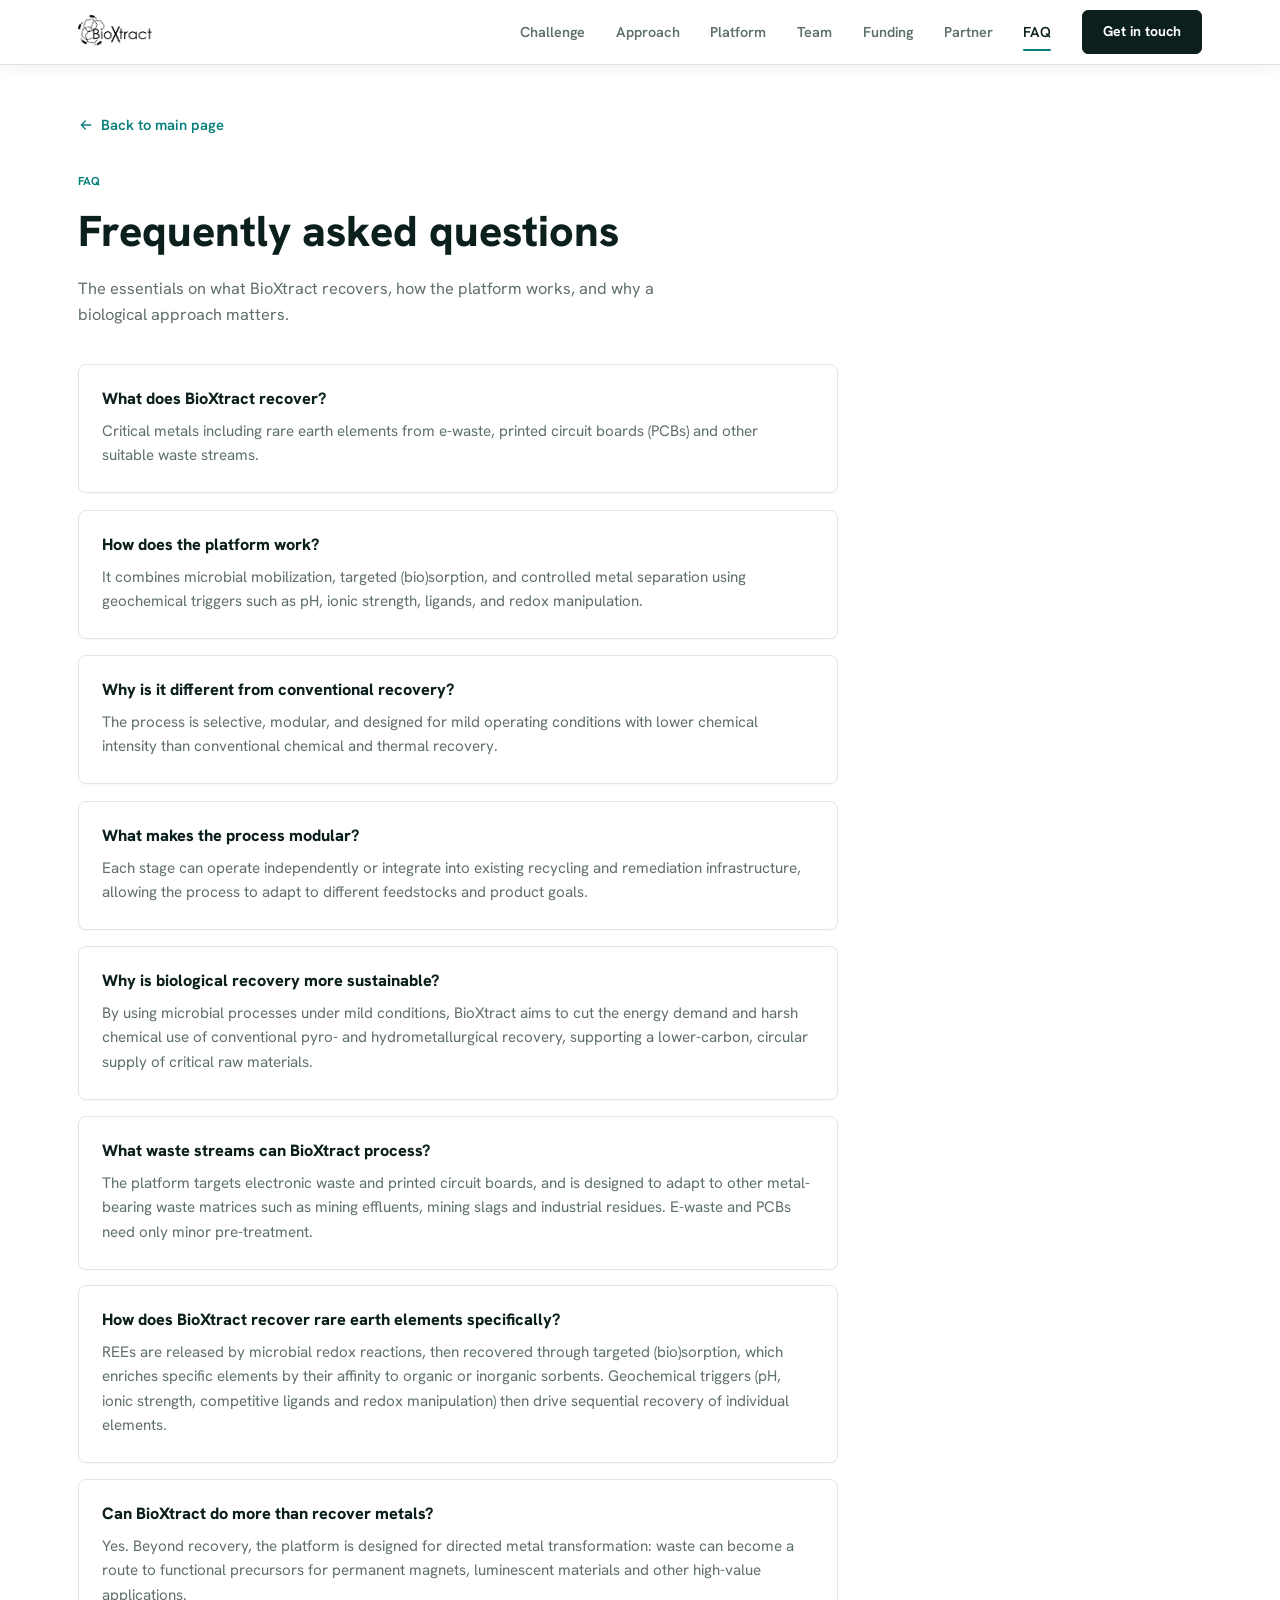
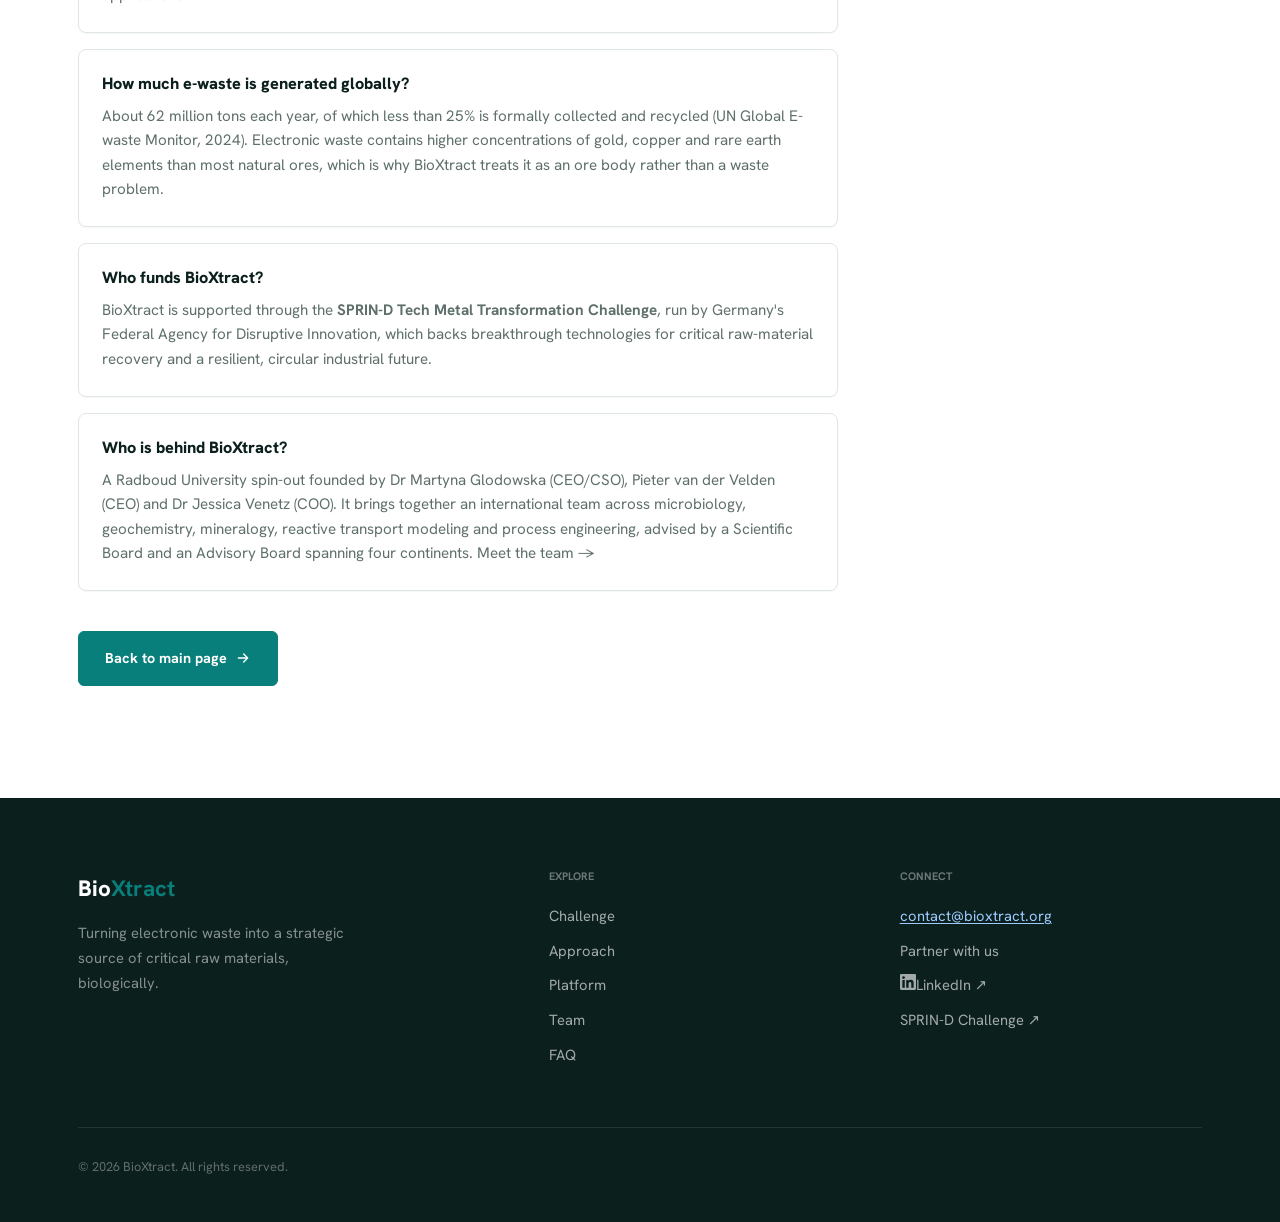
<file: faq.html>
<!DOCTYPE html>
<html lang="en">
<head>
  <meta charset="UTF-8">
  <meta name="viewport" content="width=device-width, initial-scale=1.0">

  <title>FAQ | BioXtract: Biological Recovery of Critical Metals from E-Waste</title>
  <meta name="description" content="Frequently asked questions about BioXtract: what it recovers, how the microbial platform works, why it is modular, and how it differs from conventional metal recovery.">
  <meta name="keywords" content="BioXtract FAQ, microbial metal recovery, bioleaching, e-waste recycling, rare earth elements, critical raw materials, biosorption">
  <meta name="robots" content="index, follow, max-image-preview:large">
  <meta name="author" content="BioXtract">
  <meta name="theme-color" content="#02141f">
  <link rel="canonical" href="https://bioxtract.org/faq">
  <link rel="icon" href="assets/images/favicon.svg" type="image/svg+xml">

  <meta property="og:type" content="website">
  <meta property="og:url" content="https://bioxtract.org/faq">
  <meta property="og:title" content="FAQ | BioXtract: Biological Recovery of Critical Metals">
  <meta property="og:description" content="Answers to the key questions about the BioXtract microbial platform for recovering critical metals and rare earth elements from e-waste.">
  <meta property="og:image" content="https://bioxtract.org/assets/images/hero-pcb.jpg">
  <meta property="og:site_name" content="BioXtract">
  <meta name="twitter:card" content="summary_large_image">
  <meta name="twitter:title" content="FAQ | BioXtract">
  <meta name="twitter:description" content="Answers to the key questions about BioXtract's biological metal-recovery platform.">
  <meta name="twitter:image" content="https://bioxtract.org/assets/images/hero-pcb.jpg">

  <link rel="preconnect" href="https://fonts.googleapis.com">
  <link rel="preconnect" href="https://fonts.gstatic.com" crossorigin>
  <link href="https://fonts.googleapis.com/css2?family=Hanken+Grotesk:wght@400;500;600;700;800&display=swap" rel="stylesheet">

  <script>document.documentElement.classList.add('has-js');</script>
  <link rel="stylesheet" href="assets/css/style.css?v=39526384">

  <script type="application/ld+json">
  {
    "@context": "https://schema.org",
    "@type": "BreadcrumbList",
    "itemListElement": [
      { "@type": "ListItem", "position": 1, "name": "Home", "item": "https://bioxtract.org/" },
      { "@type": "ListItem", "position": 2, "name": "FAQ", "item": "https://bioxtract.org/faq" }
    ]
  }
  </script>

  <!--
    The FAQPage block below is GENERATED by build.ps1 from the visible
    questions further down this page - do not hand-edit. Generating it keeps
    the structured data and the on-page copy identical, which is what Google
    requires for FAQ rich results. Edit the visible questions instead.
  -->
    <!-- FAQ:JSONLD:START -->
  <script type="application/ld+json">
{
    "@context":  "https://schema.org",
    "@type":  "FAQPage",
    "@id":  "https://bioxtract.org/faq#faqpage",
    "url":  "https://bioxtract.org/faq",
    "name":  "BioXtract - Frequently asked questions",
    "inLanguage":  "en",
    "about":  {
                  "@type":  "Organization",
                  "name":  "BioXtract",
                  "url":  "https://bioxtract.org"
              },
    "publisher":  {
                      "@id":  "https://bioxtract.org/#organization"
                  },
    "mainEntity":  [
                       {
                           "@type":  "Question",
                           "name":  "What does BioXtract recover?",
                           "acceptedAnswer":  {
                                                  "@type":  "Answer",
                                                  "text":  "Critical metals including rare earth elements from e-waste, printed circuit boards (PCBs) and other suitable waste streams."
                                              }
                       },
                       {
                           "@type":  "Question",
                           "name":  "How does the platform work?",
                           "acceptedAnswer":  {
                                                  "@type":  "Answer",
                                                  "text":  "It combines microbial mobilization, targeted (bio)sorption, and controlled metal separation using geochemical triggers such as pH, ionic strength, ligands, and redox manipulation."
                                              }
                       },
                       {
                           "@type":  "Question",
                           "name":  "Why is it different from conventional recovery?",
                           "acceptedAnswer":  {
                                                  "@type":  "Answer",
                                                  "text":  "The process is selective, modular, and designed for mild operating conditions with lower chemical intensity than conventional chemical and thermal recovery."
                                              }
                       },
                       {
                           "@type":  "Question",
                           "name":  "What makes the process modular?",
                           "acceptedAnswer":  {
                                                  "@type":  "Answer",
                                                  "text":  "Each stage can operate independently or integrate into existing recycling and remediation infrastructure, allowing the process to adapt to different feedstocks and product goals."
                                              }
                       },
                       {
                           "@type":  "Question",
                           "name":  "Why is biological recovery more sustainable?",
                           "acceptedAnswer":  {
                                                  "@type":  "Answer",
                                                  "text":  "By using microbial processes under mild conditions, BioXtract aims to cut the energy demand and harsh chemical use of conventional pyro- and hydrometallurgical recovery, supporting a lower-carbon, circular supply of critical raw materials."
                                              }
                       },
                       {
                           "@type":  "Question",
                           "name":  "What waste streams can BioXtract process?",
                           "acceptedAnswer":  {
                                                  "@type":  "Answer",
                                                  "text":  "The platform targets electronic waste and printed circuit boards, and is designed to adapt to other metal-bearing waste matrices such as mining effluents, mining slags and industrial residues. E-waste and PCBs need only minor pre-treatment."
                                              }
                       },
                       {
                           "@type":  "Question",
                           "name":  "How does BioXtract recover rare earth elements specifically?",
                           "acceptedAnswer":  {
                                                  "@type":  "Answer",
                                                  "text":  "REEs are released by microbial redox reactions, then recovered through targeted (bio)sorption, which enriches specific elements by their affinity to organic or inorganic sorbents. Geochemical triggers (pH, ionic strength, competitive ligands and redox manipulation) then drive sequential recovery of individual elements."
                                              }
                       },
                       {
                           "@type":  "Question",
                           "name":  "Can BioXtract do more than recover metals?",
                           "acceptedAnswer":  {
                                                  "@type":  "Answer",
                                                  "text":  "Yes. Beyond recovery, the platform is designed for directed metal transformation: waste can become a route to functional precursors for permanent magnets, luminescent materials and other high-value applications."
                                              }
                       },
                       {
                           "@type":  "Question",
                           "name":  "How much e-waste is generated globally?",
                           "acceptedAnswer":  {
                                                  "@type":  "Answer",
                                                  "text":  "About 62 million tons each year, of which less than 25% is formally collected and recycled (UN Global E-waste Monitor, 2024). Electronic waste contains higher concentrations of gold, copper and rare earth elements than most natural ores, which is why BioXtract treats it as an ore body rather than a waste problem."
                                              }
                       },
                       {
                           "@type":  "Question",
                           "name":  "Who funds BioXtract?",
                           "acceptedAnswer":  {
                                                  "@type":  "Answer",
                                                  "text":  "BioXtract is supported through the SPRIN-D Tech Metal Transformation Challenge , run by Germany\u0027s Federal Agency for Disruptive Innovation, which backs breakthrough technologies for critical raw-material recovery and a resilient, circular industrial future."
                                              }
                       },
                       {
                           "@type":  "Question",
                           "name":  "Who is behind BioXtract?",
                           "acceptedAnswer":  {
                                                  "@type":  "Answer",
                                                  "text":  "A Radboud University spin-out founded by Dr Martyna Glodowska (CEO/CSO), Pieter van der Velden (CEO) and Dr Jessica Venetz (COO). It brings together an international team across microbiology, geochemistry, mineralogy, reactive transport modeling and process engineering, advised by a Scientific Board and an Advisory Board spanning four continents. Meet the team →"
                                              }
                       }
                   ]
}
  </script>
  <!-- FAQ:JSONLD:END -->
</head>

<body>

  <!-- Navigation -->
  <header class="nav" id="nav-header">
    <div class="container nav-inner">
      <a href="index.html" class="nav-logo" aria-label="BioXtract home">
        <img src="assets/images/bioxtract-logo.png" alt="BioXtract" class="nav-logo-img" width="653" height="301">
      </a>

      <button class="nav-toggle" id="nav-toggle" aria-label="Toggle menu" aria-expanded="false" aria-controls="nav-menu">
        <span></span><span></span><span></span>
      </button>

      <nav class="nav-menu" id="nav-menu" aria-label="Main">
        <a href="index.html#challenge" class="nav-link">Challenge</a>
        <a href="index.html#approach"  class="nav-link">Approach</a>
        <a href="index.html#process"   class="nav-link">Platform</a>
        <a href="index.html#team"      class="nav-link">Team</a>
        <a href="index.html#funding"   class="nav-link">Funding</a>
        <a href="partner.html" class="nav-link">Partner</a>
        <a href="faq.html" class="nav-link nav-link--active" aria-current="page">FAQ</a>
        <a href="partner.html" class="nav-cta">Get in touch</a>
      </nav>
    </div>
  </header>

  <main>

    <section class="section">
      <div class="container">
        <a href="index.html" class="faq-back">
          <svg viewBox="0 0 24 24" width="16" height="16" fill="none" stroke="currentColor" stroke-width="2" aria-hidden="true"><path d="M19 12H5M11 18l-6-6 6-6" stroke-linecap="round" stroke-linejoin="round"/></svg>
          Back to main page
        </a>

        <div class="faq-head">
          <span class="eyebrow">FAQ</span>
          <h1 class="h2" id="faq-h">Frequently asked questions</h1>
          <p class="faq-intro">The essentials on what BioXtract recovers, how the platform works, and why a biological approach matters.</p>
        </div>

        <div class="faq-list">
          <article class="faq-card fade-up">
            <h3>What does BioXtract recover?</h3>
            <p>Critical metals including rare earth elements from e-waste, printed circuit boards (PCBs) and other suitable waste streams.</p>
          </article>
          <article class="faq-card fade-up">
            <h3>How does the platform work?</h3>
            <p>It combines microbial mobilization, targeted (bio)sorption, and controlled metal separation using geochemical triggers such as pH, ionic strength, ligands, and redox manipulation.</p>
          </article>
          <article class="faq-card fade-up">
            <h3>Why is it different from conventional recovery?</h3>
            <p>The process is selective, modular, and designed for mild operating conditions with lower chemical intensity than conventional chemical and thermal recovery.</p>
          </article>
          <article class="faq-card fade-up">
            <h3>What makes the process modular?</h3>
            <p>Each stage can operate independently or integrate into existing recycling and remediation infrastructure, allowing the process to adapt to different feedstocks and product goals.</p>
          </article>
          <article class="faq-card fade-up">
            <h3>Why is biological recovery more sustainable?</h3>
            <p>By using microbial processes under mild conditions, BioXtract aims to cut the energy demand and harsh chemical use of conventional pyro- and hydrometallurgical recovery, supporting a lower-carbon, circular supply of critical raw materials.</p>
          </article>
          <article class="faq-card fade-up">
            <h3>What waste streams can BioXtract process?</h3>
            <p>The platform targets electronic waste and printed circuit boards, and is designed to adapt to other metal-bearing waste matrices such as mining effluents, mining slags and industrial residues. E-waste and PCBs need only minor pre-treatment.</p>
          </article>
          <article class="faq-card fade-up">
            <h3>How does BioXtract recover rare earth elements specifically?</h3>
            <p>REEs are released by microbial redox reactions, then recovered through targeted (bio)sorption, which enriches specific elements by their affinity to organic or inorganic sorbents. Geochemical triggers (pH, ionic strength, competitive ligands and redox manipulation) then drive sequential recovery of individual elements.</p>
          </article>
          <article class="faq-card fade-up">
            <h3>Can BioXtract do more than recover metals?</h3>
            <p>Yes. Beyond recovery, the platform is designed for directed metal transformation: waste can become a route to functional precursors for permanent magnets, luminescent materials and other high-value applications.</p>
          </article>
          <article class="faq-card fade-up">
            <h3>How much e-waste is generated globally?</h3>
            <p>About 62 million tons each year, of which less than 25% is formally collected and recycled (UN Global E-waste Monitor, 2024). Electronic waste contains higher concentrations of gold, copper and rare earth elements than most natural ores, which is why BioXtract treats it as an ore body rather than a waste problem.</p>
          </article>
          <article class="faq-card fade-up">
            <h3>Who funds BioXtract?</h3>
            <p>BioXtract is supported through the <strong>SPRIN-D Tech Metal Transformation Challenge</strong>, run by Germany's Federal Agency for Disruptive Innovation, which backs breakthrough technologies for critical raw-material recovery and a resilient, circular industrial future.</p>
          </article>
          <article class="faq-card fade-up">
            <h3>Who is behind BioXtract?</h3>
            <p>A Radboud University spin-out founded by Dr Martyna Glodowska (CEO/CSO), Pieter van der Velden (CEO) and Dr Jessica Venetz (COO). It brings together an international team across microbiology, geochemistry, mineralogy, reactive transport modeling and process engineering, advised by a Scientific Board and an Advisory Board spanning four continents. <a href="index.html#team">Meet the team →</a></p>
          </article>
        </div>

        <a href="index.html" class="btn btn--primary faq-return">
          Back to main page
          <svg viewBox="0 0 24 24" fill="none" stroke="currentColor" stroke-width="2" aria-hidden="true"><path d="M5 12h14M13 6l6 6-6 6" stroke-linecap="round" stroke-linejoin="round"/></svg>
        </a>
      </div>
    </section>

  </main>

  <!-- Footer -->
  <footer class="footer">
    <div class="container footer-grid">
      <div>
        <div class="footer-logo">Bio<b>Xtract</b></div>
        <p class="footer-tagline">Turning electronic waste into a strategic source of critical raw materials, biologically.</p>
      </div>
      <div class="footer-col">
        <h4>Explore</h4>
        <a href="index.html#challenge">Challenge</a>
        <a href="index.html#approach">Approach</a>
        <a href="index.html#process">Platform</a>
        <a href="index.html#team">Team</a>
        <a href="faq.html">FAQ</a>
      </div>
      <div class="footer-col">
        <h4>Connect</h4>
        <a href="mailto:contact@bioxtract.org">contact@bioxtract.org</a>
        <a href="partner.html">Partner with us</a>
        <a class="footer-social" href="https://www.linkedin.com/company/bioxtract-technology/" target="_blank" rel="noopener noreferrer"><svg viewBox="0 0 24 24" fill="currentColor" aria-hidden="true"><path d="M20.447 20.452h-3.554v-5.569c0-1.328-.027-3.037-1.852-3.037-1.853 0-2.136 1.445-2.136 2.939v5.667H9.351V9h3.414v1.561h.046c.477-.9 1.637-1.85 3.37-1.85 3.601 0 4.267 2.37 4.267 5.455v6.286zM5.337 7.433c-1.144 0-2.063-.926-2.063-2.065 0-1.138.92-2.063 2.063-2.063 1.14 0 2.064.925 2.064 2.063 0 1.139-.925 2.065-2.064 2.065zm1.782 13.019H3.555V9h3.564v11.452zM22.225 0H1.771C.792 0 0 .774 0 1.729v20.542C0 23.227.792 24 1.771 24h20.451C23.2 24 24 23.227 24 22.271V1.729C24 .774 23.2 0 22.222 0h.003z"/></svg>LinkedIn ↗</a>
        <a href="https://sprind.org/en/actions/challenges/tech-metal" target="_blank" rel="noopener noreferrer">SPRIN-D Challenge ↗</a>
      </div>
    </div>
    <div class="container">
      <div class="footer-bottom">© <span id="year">2025</span> BioXtract. All rights reserved.</div>
    </div>
  </footer>

  <button class="back-top" id="back-top" aria-label="Back to top">
    <svg viewBox="0 0 24 24" aria-hidden="true"><path d="M12 19V5M5 12l7-7 7 7" stroke-linecap="round" stroke-linejoin="round"/></svg>
  </button>

  <script src="assets/js/main.js?v=8dc6de52"></script>
  <script>document.getElementById('year').textContent = new Date().getFullYear();</script>
  <script>
    // Failsafe: if the animation JS doesn't run, still reveal any on-screen content
    // (below-the-fold items keep animating on scroll).
    addEventListener('load', function () {
      setTimeout(function () {
        var vh = window.innerHeight;
        document.querySelectorAll('.fade-up:not(.visible)').forEach(function (el) {
          var r = el.getBoundingClientRect();
          if (r.top < vh && r.bottom > 0) el.classList.add('visible');
        });
      }, 1200);
    });
  </script>
</body>
</html>
</file>
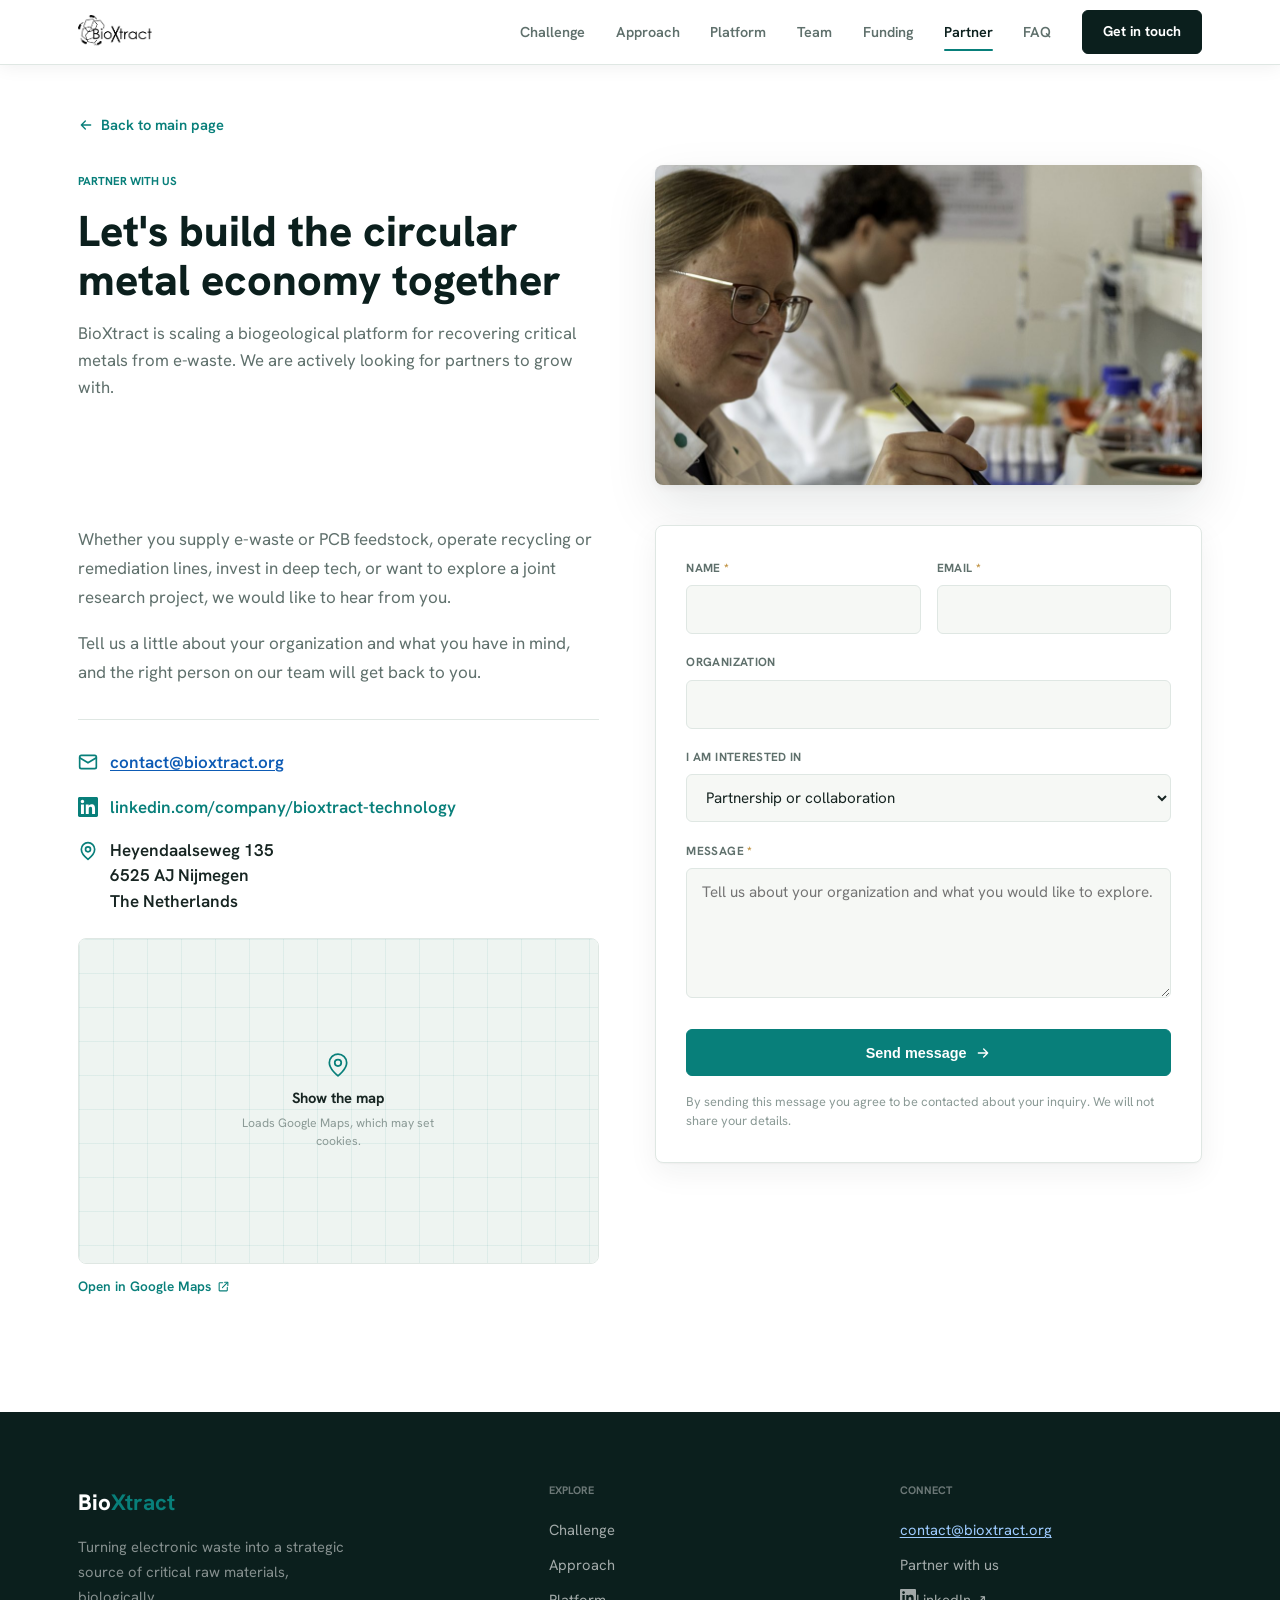
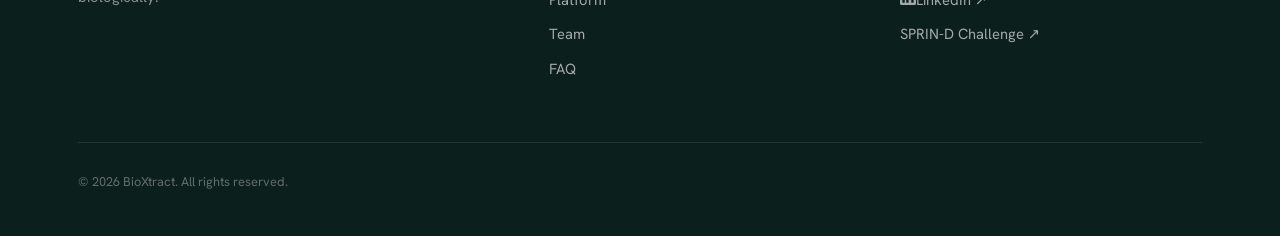
<file: partner.html>
<!DOCTYPE html>
<html lang="en">
<head>
  <meta charset="UTF-8">
  <meta name="viewport" content="width=device-width, initial-scale=1.0">

  <title>Partner with us | BioXtract</title>
  <meta name="description" content="Partner with BioXtract on biological recovery of critical metals from e-waste: feedstock supply, pilots, joint research, investment or media. Send us a message or connect on LinkedIn.">
  <meta name="keywords" content="BioXtract partnership, collaboration, e-waste feedstock, pilot, investment, critical metal recovery">
  <meta name="robots" content="index, follow, max-image-preview:large">
  <meta name="author" content="BioXtract">
  <meta name="theme-color" content="#02141f">
  <link rel="canonical" href="https://bioxtract.org/partner">
  <link rel="icon" href="assets/images/favicon.svg" type="image/svg+xml">

  <meta property="og:type" content="website">
  <meta property="og:url" content="https://bioxtract.org/partner">
  <meta property="og:title" content="Partner with us | BioXtract">
  <meta property="og:description" content="Explore a partnership, pilot, joint research project or investment with BioXtract.">
  <meta property="og:image" content="https://bioxtract.org/assets/images/hero-pcb.jpg">
  <meta property="og:site_name" content="BioXtract">
  <meta name="twitter:card" content="summary_large_image">
  <meta name="twitter:title" content="Partner with us | BioXtract">
  <meta name="twitter:description" content="Explore a partnership, pilot, joint research project or investment with BioXtract.">
  <meta name="twitter:image" content="https://bioxtract.org/assets/images/hero-pcb.jpg">

  <link rel="preconnect" href="https://fonts.googleapis.com">
  <link rel="preconnect" href="https://fonts.gstatic.com" crossorigin>
  <link href="https://fonts.googleapis.com/css2?family=Hanken+Grotesk:wght@400;500;600;700;800&display=swap" rel="stylesheet">

  <script>document.documentElement.classList.add('has-js');</script>
  <link rel="stylesheet" href="assets/css/style.css?v=39526384">

  <script type="application/ld+json">
  {
    "@context": "https://schema.org",
    "@type": "BreadcrumbList",
    "itemListElement": [
      { "@type": "ListItem", "position": 1, "name": "Home", "item": "https://bioxtract.org/" },
      { "@type": "ListItem", "position": 2, "name": "Partner", "item": "https://bioxtract.org/partner" }
    ]
  }
  </script>
</head>

<body>

  <!-- Navigation -->
  <header class="nav" id="nav-header">
    <div class="container nav-inner">
      <a href="index.html" class="nav-logo" aria-label="BioXtract home">
        <img src="assets/images/bioxtract-logo.png" alt="BioXtract" class="nav-logo-img" width="653" height="301">
      </a>

      <button class="nav-toggle" id="nav-toggle" aria-label="Toggle menu" aria-expanded="false" aria-controls="nav-menu">
        <span></span><span></span><span></span>
      </button>

      <nav class="nav-menu" id="nav-menu" aria-label="Main">
        <a href="index.html#challenge" class="nav-link">Challenge</a>
        <a href="index.html#approach"  class="nav-link">Approach</a>
        <a href="index.html#process"   class="nav-link">Platform</a>
        <a href="index.html#team"      class="nav-link">Team</a>
        <a href="index.html#funding"   class="nav-link">Funding</a>
        <a href="partner.html" class="nav-link nav-link--active" aria-current="page">Partner</a>
        <a href="faq.html" class="nav-link">FAQ</a>
        <a href="partner.html" class="nav-cta">Get in touch</a>
      </nav>
    </div>
  </header>

  <main>

    <section class="section">
      <div class="container">
        <a href="index.html" class="faq-back">
          <svg viewBox="0 0 24 24" width="16" height="16" fill="none" stroke="currentColor" stroke-width="2" aria-hidden="true"><path d="M19 12H5M11 18l-6-6 6-6" stroke-linecap="round" stroke-linejoin="round"/></svg>
          Back to main page
        </a>

        <div class="partner-page">
          <div class="page-head">
            <span class="eyebrow">Partner with us</span>
            <h1 class="h2">Let's build the circular metal economy together</h1>
            <p class="page-intro">
              BioXtract is scaling a biogeological platform for recovering critical metals
              from e-waste. We are actively looking for partners to grow with.
            </p>
          </div>

          <figure class="partner-photo fade-up">
            <img src="assets/images/partner-lab.jpg" alt="Researchers working with samples in the BioXtract laboratory" width="1100" height="1648" loading="lazy">
          </figure>

          <div class="partner-info fade-up">
            <p>
              Whether you supply e-waste or PCB feedstock, operate recycling or remediation lines,
              invest in deep tech, or want to explore a joint research project, we would like to
              hear from you.
            </p>
            <p>
              Tell us a little about your organization and what you have in mind, and the right
              person on our team will get back to you.
            </p>

            <div class="partner-contacts">
              <span class="partner-contact">
                <svg viewBox="0 0 24 24" fill="none" stroke="currentColor" stroke-width="2" stroke-linecap="round" stroke-linejoin="round" aria-hidden="true"><rect x="2" y="4" width="20" height="16" rx="2"/><path d="m2 7 10 6 10-6"/></svg>
                <a href="mailto:contact@bioxtract.org">contact@bioxtract.org</a>
              </span>
              <span class="partner-contact">
                <svg viewBox="0 0 24 24" fill="currentColor" aria-hidden="true"><path d="M20.447 20.452h-3.554v-5.569c0-1.328-.027-3.037-1.852-3.037-1.853 0-2.136 1.445-2.136 2.939v5.667H9.351V9h3.414v1.561h.046c.477-.9 1.637-1.85 3.37-1.85 3.601 0 4.267 2.37 4.267 5.455v6.286zM5.337 7.433c-1.144 0-2.063-.926-2.063-2.065 0-1.138.92-2.063 2.063-2.063 1.14 0 2.064.925 2.064 2.063 0 1.139-.925 2.065-2.064 2.065zm1.782 13.019H3.555V9h3.564v11.452zM22.225 0H1.771C.792 0 0 .774 0 1.729v20.542C0 23.227.792 24 1.771 24h20.451C23.2 24 24 23.227 24 22.271V1.729C24 .774 23.2 0 22.222 0h.003z"/></svg>
                <a href="https://www.linkedin.com/company/bioxtract-technology/" target="_blank" rel="noopener noreferrer">linkedin.com/company/bioxtract-technology</a>
              </span>
              <span class="partner-contact partner-contact--address">
                <svg viewBox="0 0 24 24" fill="none" stroke="currentColor" stroke-width="2" stroke-linecap="round" stroke-linejoin="round" aria-hidden="true"><path d="M20 10c0 6-8 12-8 12s-8-6-8-12a8 8 0 0 1 16 0Z"/><circle cx="12" cy="10" r="3"/></svg>
                <address>
                  Heyendaalseweg 135<br>
                  6525 AJ Nijmegen<br>
                  The Netherlands
                </address>
              </span>
            </div>

            <!--
              Click-to-load: nothing is requested from Google until the visitor
              asks for the map, so no third-party cookies are set on arrival.
              main.js swaps this placeholder for the iframe; without JS the
              fallback link below opens the map on Google Maps instead.
            -->
            <div class="partner-map" id="map-embed"
                 data-map-src="https://www.google.com/maps?q=51.824148,5.867641&amp;hl=en&amp;z=15&amp;output=embed">
              <button type="button" class="map-consent map-consent--js" id="map-load">
                <svg viewBox="0 0 24 24" fill="none" stroke="currentColor" stroke-width="1.6" stroke-linecap="round" stroke-linejoin="round" aria-hidden="true"><path d="M20 10c0 6-8 12-8 12s-8-6-8-12a8 8 0 0 1 16 0Z"/><circle cx="12" cy="10" r="3"/></svg>
                <span class="map-consent-title">Show the map</span>
                <span class="map-consent-note">Loads Google Maps, which may set cookies.</span>
              </button>
              <a class="map-consent map-consent--nojs" href="https://maps.app.goo.gl/ZdKeJjpy45vP6AbA7" target="_blank" rel="noopener noreferrer">
                <svg viewBox="0 0 24 24" fill="none" stroke="currentColor" stroke-width="1.6" stroke-linecap="round" stroke-linejoin="round" aria-hidden="true"><path d="M20 10c0 6-8 12-8 12s-8-6-8-12a8 8 0 0 1 16 0Z"/><circle cx="12" cy="10" r="3"/></svg>
                <span class="map-consent-title">Open the map</span>
                <span class="map-consent-note">Opens Google Maps in a new tab.</span>
              </a>
            </div>
            <a class="partner-map-link" href="https://maps.app.goo.gl/ZdKeJjpy45vP6AbA7" target="_blank" rel="noopener noreferrer">
              Open in Google Maps
              <svg viewBox="0 0 24 24" fill="none" stroke="currentColor" stroke-width="2" stroke-linecap="round" stroke-linejoin="round" aria-hidden="true"><path d="M19 13.5V19a1 1 0 0 1-1 1H5a1 1 0 0 1-1-1V6a1 1 0 0 1 1-1h5.5"/><path d="M14 4h6v6"/><path d="M10 14 19.4 4.6"/></svg>
            </a>

          </div>

          <div class="form-card fade-up">
            <!--
              Web3Forms handles this submission server-side and emails it on, so it
              works on GitHub Pages (a purely static host). The recipient is set on
              web3forms.com for this access key, so there is no email address in the code.
            -->
            <form id="partner-form" action="https://api.web3forms.com/submit" method="POST">
              <input type="hidden" name="access_key" value="6f9a2e40-e972-4e61-a8f9-d3e12186a2fb">
              <input type="hidden" name="subject" value="New BioXtract partner inquiry">
              <input type="hidden" name="from_name" value="BioXtract website">
              <!-- Honeypot: bots tick this hidden box; real people never see it. -->
              <input type="checkbox" name="botcheck" class="hp-field" tabindex="-1" autocomplete="off" aria-hidden="true">

              <div class="form-body">
                <div class="form-row two">
                  <div class="form-field">
                    <label class="form-label" for="pf-name">Name <span class="req">*</span></label>
                    <input class="form-input" id="pf-name" name="name" type="text" required autocomplete="name">
                  </div>
                  <div class="form-field">
                    <label class="form-label" for="pf-email">Email <span class="req">*</span></label>
                    <input class="form-input" id="pf-email" name="email" type="email" required autocomplete="email">
                  </div>
                </div>

                <div class="form-row">
                  <label class="form-label" for="pf-org">Organization</label>
                  <input class="form-input" id="pf-org" name="organization" type="text" autocomplete="organization">
                </div>

                <div class="form-row">
                  <label class="form-label" for="pf-interest">I am interested in</label>
                  <select class="form-select" id="pf-interest" name="interest">
                    <option>Partnership or collaboration</option>
                    <option>Pilot or feedstock supply</option>
                    <option>Investment</option>
                    <option>Research collaboration</option>
                    <option>Press or media</option>
                    <option>Other</option>
                  </select>
                </div>

                <div class="form-row">
                  <label class="form-label" for="pf-message">Message <span class="req">*</span></label>
                  <textarea class="form-textarea" id="pf-message" name="message" required placeholder="Tell us about your organization and what you would like to explore."></textarea>
                </div>

                <div class="form-row">
                  <!-- hCaptcha. Uses Web3Forms' free shared sitekey; hCaptcha injects a
                       hidden h-captcha-response field that gets sent with the form and is
                       verified server-side. Bots can see the access key but can't pass this. -->
                  <div class="h-captcha" data-sitekey="50b2fe65-b00b-4b9e-ad62-3ba471098be2"></div>
                </div>

                <div class="form-actions">
                  <button type="submit" class="btn btn--primary">
                    Send message
                    <svg viewBox="0 0 24 24" fill="none" stroke="currentColor" stroke-width="2" aria-hidden="true"><path d="M5 12h14M13 6l6 6-6 6" stroke-linecap="round" stroke-linejoin="round"/></svg>
                  </button>
                </div>

                <p class="form-note">By sending this message you agree to be contacted about your inquiry. We will not share your details.</p>
              </div>

              <p class="form-status" id="form-status" role="status" aria-live="polite"></p>
            </form>
          </div>
        </div>
      </div>
    </section>

  </main>

  <!-- Footer -->
  <footer class="footer">
    <div class="container footer-grid">
      <div>
        <div class="footer-logo">Bio<b>Xtract</b></div>
        <p class="footer-tagline">Turning electronic waste into a strategic source of critical raw materials, biologically.</p>
      </div>
      <div class="footer-col">
        <h4>Explore</h4>
        <a href="index.html#challenge">Challenge</a>
        <a href="index.html#approach">Approach</a>
        <a href="index.html#process">Platform</a>
        <a href="index.html#team">Team</a>
        <a href="faq.html">FAQ</a>
      </div>
      <div class="footer-col">
        <h4>Connect</h4>
        <a href="mailto:contact@bioxtract.org">contact@bioxtract.org</a>
        <a href="partner.html">Partner with us</a>
        <a class="footer-social" href="https://www.linkedin.com/company/bioxtract-technology/" target="_blank" rel="noopener noreferrer"><svg viewBox="0 0 24 24" fill="currentColor" aria-hidden="true"><path d="M20.447 20.452h-3.554v-5.569c0-1.328-.027-3.037-1.852-3.037-1.853 0-2.136 1.445-2.136 2.939v5.667H9.351V9h3.414v1.561h.046c.477-.9 1.637-1.85 3.37-1.85 3.601 0 4.267 2.37 4.267 5.455v6.286zM5.337 7.433c-1.144 0-2.063-.926-2.063-2.065 0-1.138.92-2.063 2.063-2.063 1.14 0 2.064.925 2.064 2.063 0 1.139-.925 2.065-2.064 2.065zm1.782 13.019H3.555V9h3.564v11.452zM22.225 0H1.771C.792 0 0 .774 0 1.729v20.542C0 23.227.792 24 1.771 24h20.451C23.2 24 24 23.227 24 22.271V1.729C24 .774 23.2 0 22.222 0h.003z"/></svg>LinkedIn ↗</a>
        <a href="https://sprind.org/en/actions/challenges/tech-metal" target="_blank" rel="noopener noreferrer">SPRIN-D Challenge ↗</a>
      </div>
    </div>
    <div class="container">
      <div class="footer-bottom">© <span id="year">2025</span> BioXtract. All rights reserved.</div>
    </div>
  </footer>

  <button class="back-top" id="back-top" aria-label="Back to top">
    <svg viewBox="0 0 24 24" aria-hidden="true"><path d="M12 19V5M5 12l7-7 7 7" stroke-linecap="round" stroke-linejoin="round"/></svg>
  </button>

  <script src="https://js.hcaptcha.com/1/api.js" async defer></script>
  <script src="assets/js/main.js?v=8dc6de52"></script>
  <script>document.getElementById('year').textContent = new Date().getFullYear();</script>
</body>
</html>
</file>
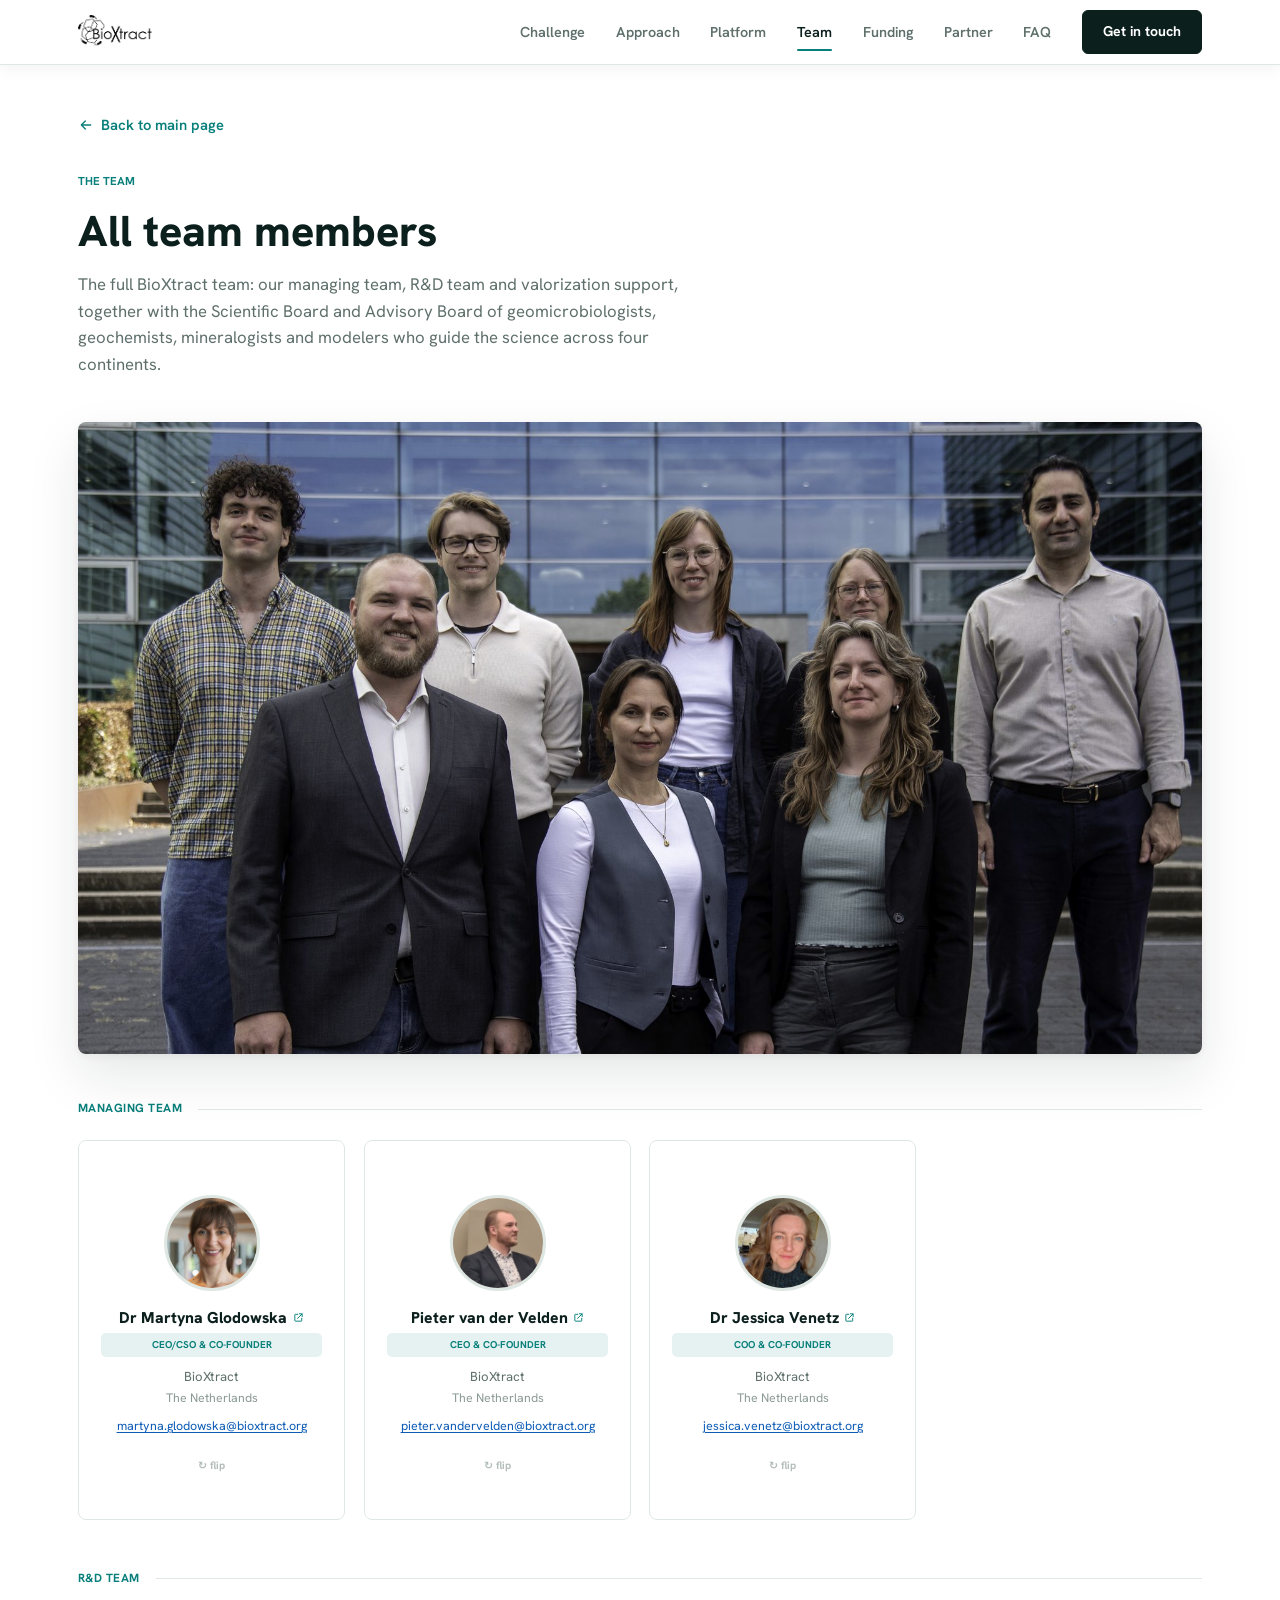
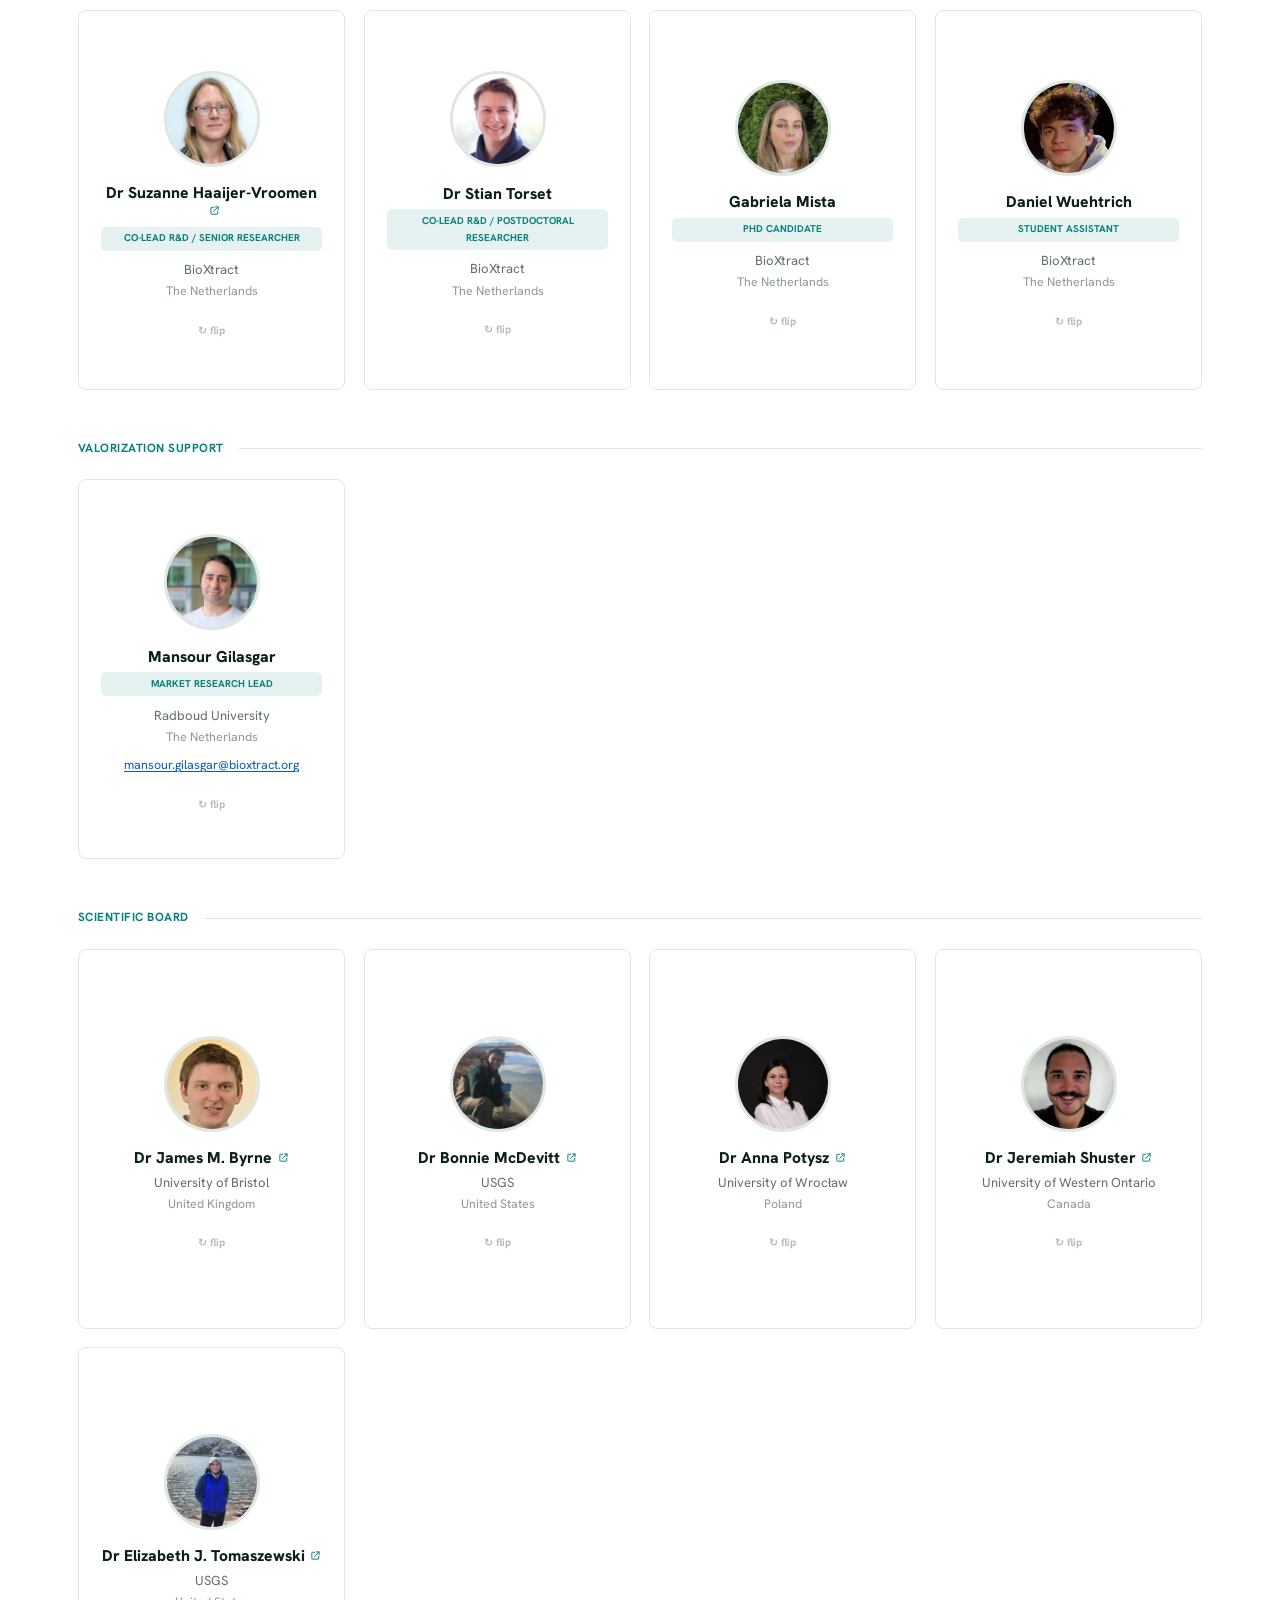
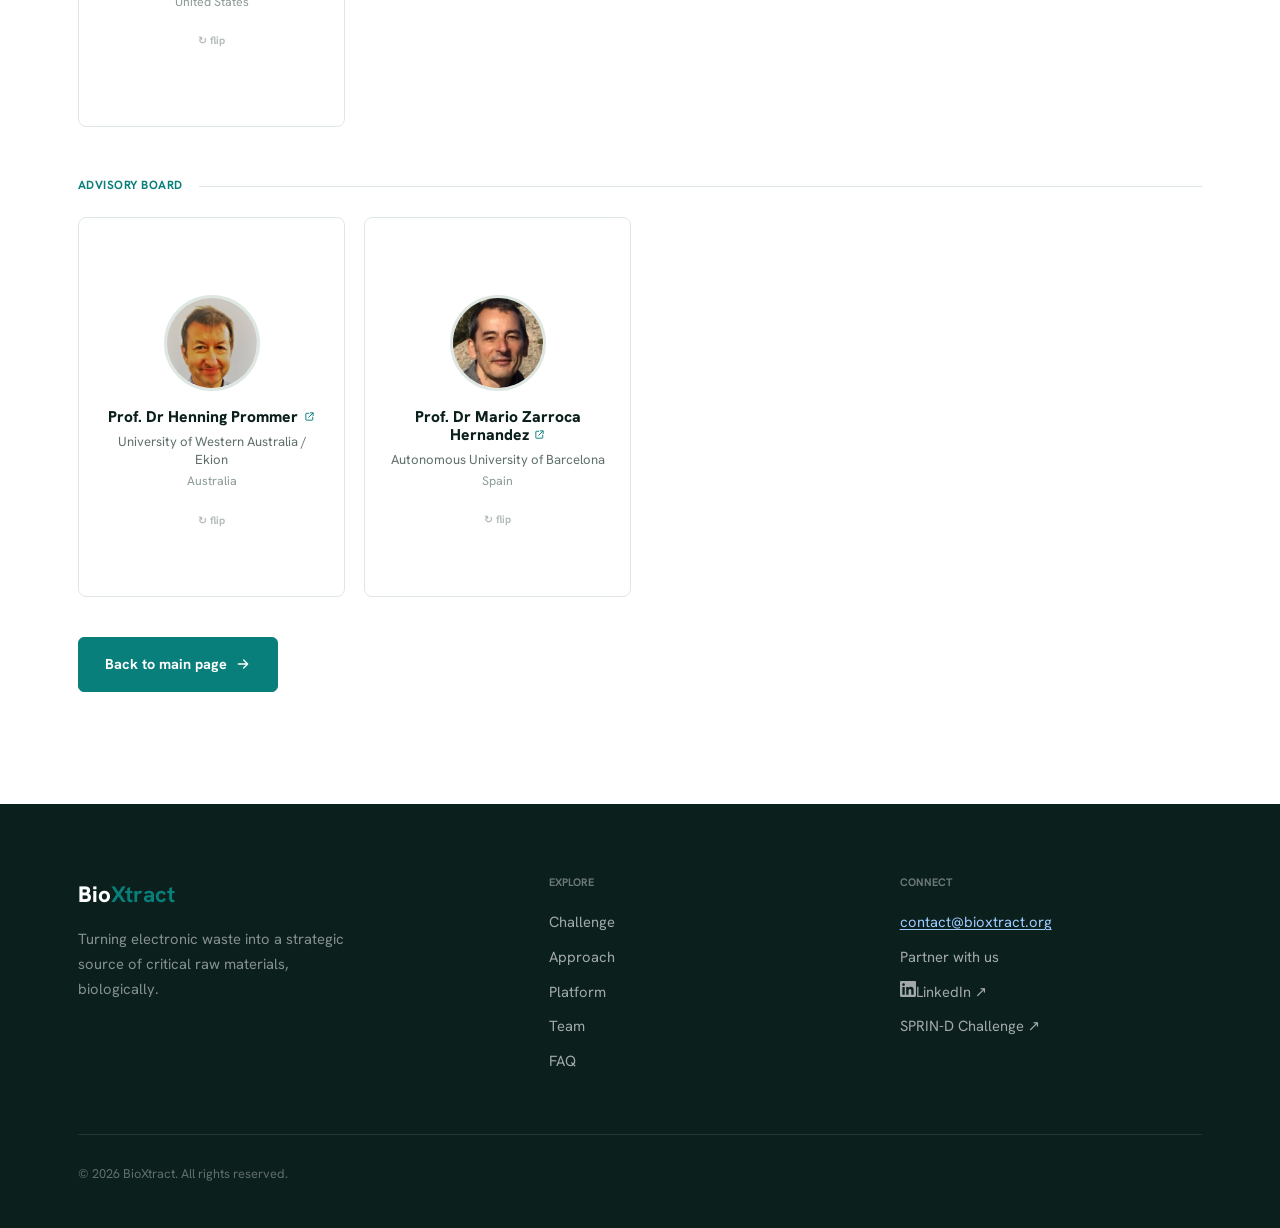
<file: team.html>
<!DOCTYPE html>
<html lang="en">
<head>
  <meta charset="UTF-8">
  <meta name="viewport" content="width=device-width, initial-scale=1.0">

  <title>Team | BioXtract: The people behind the science</title>
  <meta name="description" content="The full BioXtract team: managing team, R&amp;D team and valorization support, plus the Scientific Board and Advisory Board of geomicrobiologists, geochemists and modelers guiding the platform across four continents.">
  <meta name="keywords" content="BioXtract team, scientific board, advisory board, geomicrobiology, geochemistry, metal recovery experts">
  <meta name="robots" content="index, follow, max-image-preview:large">
  <meta name="author" content="BioXtract">
  <meta name="theme-color" content="#02141f">
  <link rel="canonical" href="https://bioxtract.org/team">
  <link rel="icon" href="assets/images/favicon.svg" type="image/svg+xml">

  <meta property="og:type" content="website">
  <meta property="og:url" content="https://bioxtract.org/team">
  <meta property="og:title" content="Team | BioXtract: The people behind the science">
  <meta property="og:description" content="Meet the full BioXtract team, Scientific Board and Advisory Board spanning four continents.">
  <meta property="og:image" content="https://bioxtract.org/assets/images/hero-pcb.jpg">
  <meta property="og:site_name" content="BioXtract">
  <meta name="twitter:card" content="summary_large_image">
  <meta name="twitter:title" content="Team | BioXtract">
  <meta name="twitter:description" content="Meet the full BioXtract team, Scientific Board and Advisory Board.">
  <meta name="twitter:image" content="https://bioxtract.org/assets/images/hero-pcb.jpg">

  <link rel="preconnect" href="https://fonts.googleapis.com">
  <link rel="preconnect" href="https://fonts.gstatic.com" crossorigin>
  <link href="https://fonts.googleapis.com/css2?family=Hanken+Grotesk:wght@400;500;600;700;800&display=swap" rel="stylesheet">

  <script>document.documentElement.classList.add('has-js');</script>
  <link rel="stylesheet" href="assets/css/style.css?v=39526384">

  <script type="application/ld+json">
  {
    "@context": "https://schema.org",
    "@type": "BreadcrumbList",
    "itemListElement": [
      { "@type": "ListItem", "position": 1, "name": "Home", "item": "https://bioxtract.org/" },
      { "@type": "ListItem", "position": 2, "name": "Team", "item": "https://bioxtract.org/team" }
    ]
  }
  </script>
</head>

<body>

  <!-- Navigation -->
  <header class="nav" id="nav-header">
    <div class="container nav-inner">
      <a href="index.html" class="nav-logo" aria-label="BioXtract home">
        <img src="assets/images/bioxtract-logo.png" alt="BioXtract" class="nav-logo-img" width="653" height="301">
      </a>

      <button class="nav-toggle" id="nav-toggle" aria-label="Toggle menu" aria-expanded="false" aria-controls="nav-menu">
        <span></span><span></span><span></span>
      </button>

      <nav class="nav-menu" id="nav-menu" aria-label="Main">
        <a href="index.html#challenge" class="nav-link">Challenge</a>
        <a href="index.html#approach"  class="nav-link">Approach</a>
        <a href="index.html#process"   class="nav-link">Platform</a>
        <a href="index.html#team"      class="nav-link nav-link--active" aria-current="page">Team</a>
        <a href="index.html#funding"   class="nav-link">Funding</a>
        <a href="partner.html" class="nav-link">Partner</a>
        <a href="faq.html" class="nav-link">FAQ</a>
        <a href="partner.html" class="nav-cta">Get in touch</a>
      </nav>
    </div>
  </header>

  <main>

    <section class="section">
      <div class="container">
        <a href="index.html#team" class="faq-back">
          <svg viewBox="0 0 24 24" width="16" height="16" fill="none" stroke="currentColor" stroke-width="2" aria-hidden="true"><path d="M19 12H5M11 18l-6-6 6-6" stroke-linecap="round" stroke-linejoin="round"/></svg>
          Back to main page
        </a>

        <div class="page-head">
          <span class="eyebrow">The Team</span>
          <h1 class="h2" id="team-h">All team members</h1>
          <p class="page-intro">
            The full BioXtract team: our managing team, R&amp;D team and valorization support, together with the
            Scientific Board and Advisory Board of geomicrobiologists, geochemists, mineralogists and
            modelers who guide the science across four continents.
          </p>
        </div>

        <figure class="page-media fade-up">
          <img src="assets/images/team-group.jpg" alt="The BioXtract team outside the laboratory building in Nijmegen" width="1800" height="1202" loading="lazy">
        </figure>

        <!--
          Team entries are managed in content/team.csv, the single source of truth.
          main.js renders every group here (data-team-scope="all"); build.ps1 bakes
          the same cards into the TEAM:AUTO block for crawlers that do not run JS.
        -->
        <div class="team-groups" id="team-root" data-team-scope="all">
          <!-- TEAM:AUTO:START -->
          <section class="team-group">
            <h3 class="team-group-title">Managing Team</h3>
            <div class="team-grid" role="list" aria-label="Managing Team">
              <article class="team-card fade-up" role="listitem">
                <div class="card-inner"><div class="card-face card-front">
                  <div class="team-photo-wrap"><img src="assets/images/team/martyna-glodowska.jpg" alt="Portrait of Dr Martyna Glodowska" class="team-photo" width="400" height="400" loading="lazy" decoding="async"></div>
                  <h4 class="team-name"><a class="team-name-link" href="https://www.ru.nl/en/people/glodowska-m" target="_blank" rel="noopener noreferrer">Dr Martyna Glodowska</a></h4>
                  <span class="team-role">CEO/CSO &amp; Co-Founder</span>
                  <p class="team-affiliation">BioXtract</p>
                  <p class="team-country">The Netherlands</p>
                  <a class="team-email" href="mailto:martyna.glodowska@bioxtract.org">martyna.glodowska@bioxtract.org</a>
                  <p class="team-static-bio">An established researcher with extensive scientific expertise in geomicrobiology and biogeochemistry with a strong international network across academia and industry. She connects knowledge from different fields and translates scientific knowledge into innovative applications and process concepts, shaping BioXtract&#39;s technology and research strategy.</p>
                </div></div>
              </article>
              <article class="team-card fade-up" role="listitem">
                <div class="card-inner"><div class="card-face card-front">
                  <div class="team-photo-wrap"><img src="assets/images/team/pieter-van-der-velden.jpg" alt="Portrait of Pieter van der Velden" class="team-photo" width="400" height="400" loading="lazy" decoding="async"></div>
                  <h4 class="team-name"><a class="team-name-link" href="https://www.ru.nl/en/people/velden-p-van-der" target="_blank" rel="noopener noreferrer">Pieter van der Velden</a></h4>
                  <span class="team-role">CEO &amp; Co-Founder</span>
                  <p class="team-affiliation">BioXtract</p>
                  <p class="team-country">The Netherlands</p>
                  <a class="team-email" href="mailto:pieter.vandervelden@bioxtract.org">pieter.vandervelden@bioxtract.org</a>
                  <p class="team-static-bio">A driven and well-organized leader with a background in biochemistry, currently completing his PhD. He combines scientific expertise with clear communication and a strong vision for the company, leading BioXtract&#39;s development and commercialization efforts.</p>
                </div></div>
              </article>
              <article class="team-card fade-up" role="listitem">
                <div class="card-inner"><div class="card-face card-front">
                  <div class="team-photo-wrap"><img src="assets/images/team/jessica-venetz.jpg" alt="Portrait of Dr Jessica Venetz" class="team-photo" width="400" height="400" loading="lazy" decoding="async"></div>
                  <h4 class="team-name"><a class="team-name-link" href="https://scholar.google.com/citations?user=Q8Lq658AAAAJ" target="_blank" rel="noopener noreferrer">Dr Jessica Venetz</a></h4>
                  <span class="team-role">COO &amp; Co-Founder</span>
                  <p class="team-affiliation">BioXtract</p>
                  <p class="team-country">The Netherlands</p>
                  <a class="team-email" href="mailto:jessica.venetz@bioxtract.org">jessica.venetz@bioxtract.org</a>
                  <p class="team-static-bio">She gained a PhD at the intersection of multiple disciplines, giving her the ability to bridge scientific, technical, and operational domains. A creative problem-solver who aligns stakeholders and drives the company&#39;s day-to-day operations and growth.</p>
                </div></div>
              </article>
            </div>
          </section>
          <section class="team-group">
            <h3 class="team-group-title">R&amp;D Team</h3>
            <div class="team-grid" role="list" aria-label="R&amp;D Team">
              <article class="team-card fade-up" role="listitem">
                <div class="card-inner"><div class="card-face card-front">
                  <div class="team-photo-wrap"><img src="assets/images/team/suzanne-haaijer-vroomen.jpg" alt="Portrait of Dr Suzanne Haaijer-Vroomen" class="team-photo" width="400" height="400" loading="lazy" decoding="async"></div>
                  <h4 class="team-name"><a class="team-name-link" href="https://www.ru.nl/en/people/haaijer-s" target="_blank" rel="noopener noreferrer">Dr Suzanne Haaijer-Vroomen</a></h4>
                  <span class="team-role">Co-Lead R&amp;D / Senior Researcher</span>
                  <p class="team-affiliation">BioXtract</p>
                  <p class="team-country">The Netherlands</p>
                  <p class="team-static-bio">An experienced researcher with extensive practical expertise in laboratory operations and experimental development. She oversees laboratory organization, coordinates procurement and resource management, and trains new team members in methods and procedures.</p>
                </div></div>
              </article>
              <article class="team-card fade-up" role="listitem">
                <div class="card-inner"><div class="card-face card-front">
                  <div class="team-photo-wrap"><img src="assets/images/team/stian-torset.jpg" alt="Portrait of Dr Stian Torset" class="team-photo" width="400" height="400" loading="lazy" decoding="async"></div>
                  <h4 class="team-name">Dr Stian Torset</h4>
                  <span class="team-role">Co-Lead R&amp;D / Postdoctoral Researcher</span>
                  <p class="team-affiliation">BioXtract</p>
                  <p class="team-country">The Netherlands</p>
                  <p class="team-static-bio">A dedicated researcher with expertise in bioprospecting and the discovery of novel metabolic pathways. He identifies biological opportunities and translates fundamental discoveries into practical solutions for the company.</p>
                </div></div>
              </article>
              <article class="team-card fade-up" role="listitem">
                <div class="card-inner"><div class="card-face card-front">
                  <div class="team-photo-wrap"><img src="assets/images/team/gabriela-mista.jpg" alt="Portrait of Gabriela Mista" class="team-photo" width="400" height="400" loading="lazy" decoding="async"></div>
                  <h4 class="team-name">Gabriela Mista</h4>
                  <span class="team-role">PhD Candidate</span>
                  <p class="team-affiliation">BioXtract</p>
                  <p class="team-country">The Netherlands</p>
                  <p class="team-static-bio">A careful and dedicated PhD researcher central to the execution and validation of experimental work. Rigorous attention to detail generates the reliable, reproducible data behind BioXtract&#39;s technology development.</p>
                </div></div>
              </article>
              <article class="team-card fade-up" role="listitem">
                <div class="card-inner"><div class="card-face card-front">
                  <div class="team-photo-wrap"><img src="assets/images/team/daniel-wuehtrich.jpg" alt="Portrait of Daniel Wuehtrich" class="team-photo" width="400" height="400" loading="lazy" decoding="async"></div>
                  <h4 class="team-name">Daniel Wuehtrich</h4>
                  <span class="team-role">Student Assistant</span>
                  <p class="team-affiliation">BioXtract</p>
                  <p class="team-country">The Netherlands</p>
                  <p class="team-static-bio">A hands-on student research assistant with a background in process engineering. He supports R&amp;D through laboratory experiments and practical research tasks, bringing an engineering perspective to process optimization and scale-up.</p>
                </div></div>
              </article>
            </div>
          </section>
          <section class="team-group">
            <h3 class="team-group-title">Valorization Support</h3>
            <div class="team-grid" role="list" aria-label="Valorization Support">
              <article class="team-card fade-up" role="listitem">
                <div class="card-inner"><div class="card-face card-front">
                  <div class="team-photo-wrap"><img src="assets/images/team/mansour-gilasgar.jpg" alt="Portrait of Mansour Gilasgar" class="team-photo" width="400" height="400" loading="lazy" decoding="async"></div>
                  <h4 class="team-name">Mansour Gilasgar</h4>
                  <span class="team-role">Market Research Lead</span>
                  <p class="team-affiliation">Radboud University</p>
                  <p class="team-country">The Netherlands</p>
                  <a class="team-email" href="mailto:mansour.gilasgar@bioxtract.org">mansour.gilasgar@bioxtract.org</a>
                  <p class="team-static-bio">With a background in economics, he leads market research and commercial validation. He turns complex market intelligence into clear, actionable visualizations, bridging business strategy and technology development.</p>
                </div></div>
              </article>
            </div>
          </section>
          <section class="team-group">
            <h3 class="team-group-title">Scientific Board</h3>
            <div class="team-grid" role="list" aria-label="Scientific Board">
              <article class="team-card fade-up" role="listitem">
                <div class="card-inner"><div class="card-face card-front">
                  <div class="team-photo-wrap"><img src="assets/images/team/james-byrne.jpg" alt="Portrait of Dr James M. Byrne" class="team-photo" width="400" height="400" loading="lazy" decoding="async"></div>
                  <h4 class="team-name"><a class="team-name-link" href="https://www.bristol.ac.uk/people/person/James-Byrne-68bec5c1-9f51-4e8a-b4c6-c31dc8b41b65/" target="_blank" rel="noopener noreferrer">Dr James M. Byrne</a></h4>
                  <p class="team-affiliation">University of Bristol</p>
                  <p class="team-country">United Kingdom</p>
                  <p class="team-static-bio">An expert in environmental mineralogy and geomicrobiology, especially iron biomineralization and the redox cycling of Fe(II)- and Fe(III)-bearing minerals. He has published on metal recovery using biominerals and specializes in Mössbauer spectroscopy.</p>
                </div></div>
              </article>
              <article class="team-card fade-up" role="listitem">
                <div class="card-inner"><div class="card-face card-front">
                  <div class="team-photo-wrap"><img src="assets/images/team/bonnie-mcdevitt.jpg" alt="Portrait of Dr Bonnie McDevitt" class="team-photo" width="400" height="400" loading="lazy" decoding="async"></div>
                  <h4 class="team-name"><a class="team-name-link" href="https://www.usgs.gov/staff-profiles/bonnie-mcdevitt" target="_blank" rel="noopener noreferrer">Dr Bonnie McDevitt</a></h4>
                  <p class="team-affiliation">USGS</p>
                  <p class="team-country">United States</p>
                  <p class="team-static-bio">Combines expertise in waste stream characterization, isotopic geochemistry and trace element recovery, providing strong applied experience for real-world recovery scenarios.</p>
                </div></div>
              </article>
              <article class="team-card fade-up" role="listitem">
                <div class="card-inner"><div class="card-face card-front">
                  <div class="team-photo-wrap"><img src="assets/images/team/anna-potysz.jpg" alt="Portrait of Dr Anna Potysz" class="team-photo" width="400" height="400" loading="lazy" decoding="async"></div>
                  <h4 class="team-name"><a class="team-name-link" href="https://anna.potysz.ing.uni.wroc.pl/" target="_blank" rel="noopener noreferrer">Dr Anna Potysz</a></h4>
                  <p class="team-affiliation">University of Wrocław</p>
                  <p class="team-country">Poland</p>
                  <p class="team-static-bio">Brings extensive experience in geochemistry and microbial influences on metal-bearing rocks, mining slags and metal redox transformations, critical for understanding diverse waste matrices.</p>
                </div></div>
              </article>
              <article class="team-card fade-up" role="listitem">
                <div class="card-inner"><div class="card-face card-front">
                  <div class="team-photo-wrap"><img src="assets/images/team/jeremiah-shuster.jpg" alt="Portrait of Dr Jeremiah Shuster" class="team-photo" width="400" height="400" loading="lazy" decoding="async"></div>
                  <h4 class="team-name"><a class="team-name-link" href="https://www.uwo.ca/earth/people/faculty/Shuster.html" target="_blank" rel="noopener noreferrer">Dr Jeremiah Shuster</a></h4>
                  <p class="team-affiliation">University of Western Ontario</p>
                  <p class="team-country">Canada</p>
                  <p class="team-static-bio">Focuses on microbial-metal interactions in natural and engineered settings, strengthening the project&#39;s microbiological and ecological dimensions.</p>
                </div></div>
              </article>
              <article class="team-card fade-up" role="listitem">
                <div class="card-inner"><div class="card-face card-front">
                  <div class="team-photo-wrap"><img src="assets/images/team/elizabeth-tomaszewski.jpg" alt="Portrait of Dr Elizabeth J. Tomaszewski" class="team-photo" width="400" height="400" loading="lazy" decoding="async"></div>
                  <h4 class="team-name"><a class="team-name-link" href="https://www.usgs.gov/staff-profiles/elizabeth-j-tomaszewski" target="_blank" rel="noopener noreferrer">Dr Elizabeth J. Tomaszewski</a></h4>
                  <p class="team-affiliation">USGS</p>
                  <p class="team-country">United States</p>
                  <p class="team-static-bio">Specializes in geochemical transformations and spectroscopy, essential for a precise mechanistic understanding of metal redox behavior and elemental speciation in complex matrices.</p>
                </div></div>
              </article>
            </div>
          </section>
          <section class="team-group">
            <h3 class="team-group-title">Advisory Board</h3>
            <div class="team-grid" role="list" aria-label="Advisory Board">
              <article class="team-card fade-up" role="listitem">
                <div class="card-inner"><div class="card-face card-front">
                  <div class="team-photo-wrap"><img src="assets/images/team/henning-prommer.jpg" alt="Portrait of Prof. Dr Henning Prommer" class="team-photo" width="400" height="400" loading="lazy" decoding="async"></div>
                  <h4 class="team-name"><a class="team-name-link" href="https://research-repository.uwa.edu.au/en/persons/henning-prommer/" target="_blank" rel="noopener noreferrer">Prof. Dr Henning Prommer</a></h4>
                  <p class="team-affiliation">University of Western Australia / Ekion</p>
                  <p class="team-country">Australia</p>
                  <p class="team-static-bio">A leader in reactive transport modeling, integrating chemical, biological and physical processes to predict metal mobility and guide process optimization. Co-founder of Ekion, which commercializes electrokinetic in-situ recovery (EK-ISR) of metals, including REEs.</p>
                </div></div>
              </article>
              <article class="team-card fade-up" role="listitem">
                <div class="card-inner"><div class="card-face card-front">
                  <div class="team-photo-wrap"><img src="assets/images/team/mario-zarroca.jpg" alt="Portrait of Prof. Dr Mario Zarroca Hernandez" class="team-photo" width="400" height="400" loading="lazy" decoding="async"></div>
                  <h4 class="team-name"><a class="team-name-link" href="https://portalrecerca.uab.cat/en/persons/mario-zarroca-hernandez-3" target="_blank" rel="noopener noreferrer">Prof. Dr Mario Zarroca Hernandez</a></h4>
                  <p class="team-affiliation">Autonomous University of Barcelona</p>
                  <p class="team-country">Spain</p>
                  <p class="team-static-bio">Specializes in environmental geology and hydrogeology, focusing on metal recovery and remediation of mining wastes, including acid mine drainage treatment. With 25 years of consulting experience and over 50 scientific papers, he bridges research and applied environmental innovation.</p>
                </div></div>
              </article>
            </div>
          </section>
          <!-- TEAM:AUTO:END -->
        </div>

        <a href="index.html" class="btn btn--primary faq-return">
          Back to main page
          <svg viewBox="0 0 24 24" fill="none" stroke="currentColor" stroke-width="2" aria-hidden="true"><path d="M5 12h14M13 6l6 6-6 6" stroke-linecap="round" stroke-linejoin="round"/></svg>
        </a>
      </div>
    </section>

  </main>

  <!-- Footer -->
  <footer class="footer">
    <div class="container footer-grid">
      <div>
        <div class="footer-logo">Bio<b>Xtract</b></div>
        <p class="footer-tagline">Turning electronic waste into a strategic source of critical raw materials, biologically.</p>
      </div>
      <div class="footer-col">
        <h4>Explore</h4>
        <a href="index.html#challenge">Challenge</a>
        <a href="index.html#approach">Approach</a>
        <a href="index.html#process">Platform</a>
        <a href="index.html#team">Team</a>
        <a href="faq.html">FAQ</a>
      </div>
      <div class="footer-col">
        <h4>Connect</h4>
        <a href="mailto:contact@bioxtract.org">contact@bioxtract.org</a>
        <a href="partner.html">Partner with us</a>
        <a class="footer-social" href="https://www.linkedin.com/company/bioxtract-technology/" target="_blank" rel="noopener noreferrer"><svg viewBox="0 0 24 24" fill="currentColor" aria-hidden="true"><path d="M20.447 20.452h-3.554v-5.569c0-1.328-.027-3.037-1.852-3.037-1.853 0-2.136 1.445-2.136 2.939v5.667H9.351V9h3.414v1.561h.046c.477-.9 1.637-1.85 3.37-1.85 3.601 0 4.267 2.37 4.267 5.455v6.286zM5.337 7.433c-1.144 0-2.063-.926-2.063-2.065 0-1.138.92-2.063 2.063-2.063 1.14 0 2.064.925 2.064 2.063 0 1.139-.925 2.065-2.064 2.065zm1.782 13.019H3.555V9h3.564v11.452zM22.225 0H1.771C.792 0 0 .774 0 1.729v20.542C0 23.227.792 24 1.771 24h20.451C23.2 24 24 23.227 24 22.271V1.729C24 .774 23.2 0 22.222 0h.003z"/></svg>LinkedIn ↗</a>
        <a href="https://sprind.org/en/actions/challenges/tech-metal" target="_blank" rel="noopener noreferrer">SPRIN-D Challenge ↗</a>
      </div>
    </div>
    <div class="container">
      <div class="footer-bottom">© <span id="year">2025</span> BioXtract. All rights reserved.</div>
    </div>
  </footer>

  <button class="back-top" id="back-top" aria-label="Back to top">
    <svg viewBox="0 0 24 24" aria-hidden="true"><path d="M12 19V5M5 12l7-7 7 7" stroke-linecap="round" stroke-linejoin="round"/></svg>
  </button>

  <script src="assets/js/main.js?v=8dc6de52"></script>
  <script>document.getElementById('year').textContent = new Date().getFullYear();</script>
</body>
</html>
</file>
<file: assets/css/style.css>
:root {
  --dark:       #0b1f1d;
  --dark-2:     #12342f;
  --cyan:       #087f7a;
  --cyan-soft:  rgba(8, 127, 122, 0.10);
  --gold:       #b9852b;
  --gold-soft:  rgba(185, 133, 43, 0.12);
  --ink:        #172522;
  --muted:      #5f706c;
  --faint:      #8b9a96;
  --line:       #dfe7e3;
  --surface:    #f6f8f5;
  --surface-2:  #eef4f1;
  --white:      #ffffff;

  --font: 'Hanken Grotesk', system-ui, -apple-system, 'Segoe UI', sans-serif;

  --radius:    8px;
  --radius-sm: 6px;
  --shadow:    0 1px 2px rgba(11,31,29,.04), 0 10px 30px rgba(11,31,29,.06);
  --shadow-lg: 0 2px 8px rgba(11,31,29,.06), 0 22px 52px rgba(11,31,29,.10);
  --ease:      cubic-bezier(.22,.61,.36,1);
  --t:         .25s var(--ease);

  --max:   1180px;
  --nav-h: 64px;

  /* Email links get the conventional blue-and-underlined treatment rather than
     the brand teal, which readers were not recognising as clickable. Two shades:
     one for light cards, a lighter one for the dark footer. Both clear AA. */
  --link:         #0d5bb5;
  --link-hover:   #094a94;
  --link-on-dark: #9ecbff;

  /* "Opens in a new window": the box-with-escaping-arrow convention. A bare
     diagonal arrow reads too much like the Mars symbol at this size. Used as a
     mask so it takes its colour from the link it sits next to. */
  --icon-external: url("data:image/svg+xml,%3Csvg xmlns='http://www.w3.org/2000/svg' viewBox='0 0 24 24' fill='none' stroke='%23000' stroke-width='2.1' stroke-linecap='round' stroke-linejoin='round'%3E%3Cpath d='M19 13.5V19a1 1 0 0 1-1 1H5a1 1 0 0 1-1-1V6a1 1 0 0 1 1-1h5.5'/%3E%3Cpath d='M14 4h6v6'/%3E%3Cpath d='M10 14 19.4 4.6'/%3E%3C/svg%3E");
}

*, *::before, *::after { margin: 0; padding: 0; box-sizing: border-box; }
html { scroll-behavior: smooth; -webkit-text-size-adjust: 100%; overflow-x: hidden; }
body {
  font-family: var(--font);
  color: var(--ink);
  background: var(--white);
  overflow-x: hidden;
  line-height: 1.7;
  font-size: 17px;
  -webkit-font-smoothing: antialiased;
  text-rendering: optimizeLegibility;
}
img { display: block; max-width: 100%; }
a   { color: inherit; text-decoration: none; }
ul  { list-style: none; }
h1, h2, h3, h4 { line-height: 1.15; letter-spacing: 0; color: var(--dark); font-weight: 800; }

.container { width: 100%; max-width: var(--max); margin: 0 auto; padding-inline: 1.75rem; }
.section   { padding: 7rem 0; }
.section--tight { padding: 5rem 0; }
.bg-dark    { background: var(--dark); }
.bg-surface { background: var(--surface); }
.sr-only {
  position: absolute;
  width: 1px; height: 1px;
  padding: 0; margin: -1px;
  overflow: hidden;
  clip: rect(0, 0, 0, 0);
  white-space: nowrap;
  border: 0;
}

.eyebrow {
  display: inline-block;
  font-size: 0.72rem;
  font-weight: 700;
  letter-spacing: 0;
  text-transform: uppercase;
  color: var(--cyan);
  margin-bottom: 1rem;
}
.bg-dark .eyebrow { color: var(--cyan); }

.h2 { font-size: 2.7rem; margin-bottom: 1.25rem; }
.lead {
  font-size: 1.12rem;
  color: var(--muted);
  line-height: 1.7;
  max-width: 56ch;
}
.bg-dark .h2   { color: var(--white); }
.bg-dark .lead { color: rgba(255,255,255,.62); }

.center      { text-align: center; }
.center .lead { margin-inline: auto; }
.accent      { color: var(--cyan); }

.btn {
  display: inline-flex; align-items: center; gap: .55rem;
  padding: .9rem 1.6rem;
  font-size: .9rem; font-weight: 700;
  border-radius: var(--radius-sm);
  border: 1.5px solid transparent;
  cursor: pointer;
  transition: background var(--t), color var(--t), border-color var(--t), transform var(--t);
}
.btn:hover { transform: translateY(-1px); }
.btn svg { width: 16px; height: 16px; }

.btn--primary { background: var(--cyan); color: #fff; border-color: var(--cyan); }
.btn--primary:hover { background: #066f6b; border-color: #066f6b; }

.btn--ghost { background: transparent; color: var(--white); border-color: rgba(255,255,255,.28); }
.btn--ghost:hover { background: rgba(255,255,255,.08); border-color: rgba(255,255,255,.55); }

.btn--dark { background: var(--dark); color: #fff; border-color: var(--dark); }
.btn--dark:hover { background: var(--dark-2); border-color: var(--dark-2); }

.btn--gold { background: var(--gold); color: #fff; border-color: var(--gold); }
.btn--gold:hover { background: #a5761f; border-color: #a5761f; }

.nav {
  position: fixed; top: 0; left: 0; right: 0; z-index: 100;
  background: rgba(8,24,23,.18);
  backdrop-filter: blur(10px); -webkit-backdrop-filter: blur(10px);
  border-bottom: 1px solid rgba(255,255,255,.08);
  transition: border-color var(--t), box-shadow var(--t), background var(--t);
}
.nav-header--scrolled, .nav-header--menu-open {
  background: rgba(255,255,255,.96);
  border-color: var(--line);
  box-shadow: 0 1px 18px rgba(11,31,29,.07);
}

.nav-inner {
  display: flex; align-items: center; justify-content: space-between;
  height: var(--nav-h); position: relative;
}
.nav-logo {
  font-size: 1.3rem; font-weight: 800; color: #fff;
  letter-spacing: 0; display: inline-flex; align-items: center;
}
.nav-logo b { color: var(--cyan); font-weight: 800; }
.nav-header--scrolled .nav-logo,
.nav-header--menu-open .nav-logo { color: var(--dark); }

/* Logo image. The mark is dark artwork, so at the top of the page (transparent
   nav over the dark hero) it is rendered white; once the nav turns solid white
   on scroll it shows in its natural brand colors. */
.nav-logo-img {
  height: 34px; width: auto; display: block;
  filter: brightness(0) invert(1);
  transition: filter var(--t);
}
.nav-header--scrolled .nav-logo-img,
.nav-header--menu-open .nav-logo-img { filter: none; }

.nav-menu { display: flex; align-items: center; gap: clamp(1.25rem, 2.4vw, 2.4rem); }
.nav-link {
  position: relative; font-size: .9rem; font-weight: 600; color: rgba(255,255,255,.72);
  transition: color var(--t); padding: .25rem 0;
}
.nav-link::after {
  content: ''; position: absolute; left: 0; bottom: -3px; height: 2px; width: 0;
  background: var(--cyan); border-radius: 2px; transition: width var(--t);
}
.nav-link:hover { color: #fff; }
.nav-link:hover::after, .nav-link--active::after { width: 100%; }
.nav-link--active { color: #fff; }
.nav-header--scrolled .nav-link,
.nav-header--menu-open .nav-link { color: var(--muted); }
.nav-header--scrolled .nav-link:hover,
.nav-header--scrolled .nav-link--active,
.nav-header--menu-open .nav-link:hover,
.nav-header--menu-open .nav-link--active { color: var(--dark); }

.nav-cta {
  padding: .55rem 1.25rem; font-size: .88rem; font-weight: 700;
  background: rgba(255,255,255,.10); color: #fff; border: 1px solid rgba(255,255,255,.26);
  border-radius: var(--radius-sm); transition: background var(--t), border-color var(--t), color var(--t);
}
.nav-cta:hover { background: var(--cyan); color: #fff; }
.nav-header--scrolled .nav-cta,
.nav-header--menu-open .nav-cta {
  background: var(--dark); color: #fff; border-color: var(--dark);
}

.nav-toggle {
  display: none; flex-direction: column; gap: 5px;
  width: 40px; height: 40px; align-items: center; justify-content: center;
  background: none; border: none; cursor: pointer;
}
.nav-toggle span { width: 22px; height: 2px; background: #fff; border-radius: 2px; transition: var(--t); }
.nav-header--scrolled .nav-toggle span,
.nav-header--menu-open .nav-toggle span { background: var(--dark); }
.nav-toggle--open span:nth-child(1) { transform: translateY(7px) rotate(45deg); }
.nav-toggle--open span:nth-child(2) { opacity: 0; }
.nav-toggle--open span:nth-child(3) { transform: translateY(-7px) rotate(-45deg); }

.hero { position: relative; min-height: 68vh; display: flex; align-items: center; overflow: hidden; }
.hero-bg {
  position: absolute; inset: 0; z-index: 0;
  background: url('../images/hero-pcb.jpg') center/cover no-repeat;
  filter: saturate(.78) contrast(1.04);
}
.hero-bg::after {
  content: ''; position: absolute; inset: 0;
  background:
    linear-gradient(108deg, rgba(8,24,23,.95) 0%, rgba(8,24,23,.84) 44%, rgba(8,24,23,.58) 100%),
    linear-gradient(0deg, rgba(185,133,43,.13), rgba(185,133,43,0) 42%);
}
.hero::after {
  content: ''; position: absolute; inset: 0; z-index: 0; pointer-events: none;
  background-image:
    linear-gradient(rgba(255,255,255,.045) 1px, transparent 1px),
    linear-gradient(90deg, rgba(255,255,255,.045) 1px, transparent 1px);
  background-size: 44px 44px;
  mask-image: linear-gradient(90deg, rgba(0,0,0,.34), transparent 70%);
}
.hero-inner {
  position: relative; z-index: 1;
  padding: calc(var(--nav-h) + 3.75rem) 1.75rem 5rem;
  max-width: calc(760px + 3.5rem);
}

.hero-badge {
  display: inline-flex; align-items: center; gap: .6rem;
  padding: .4rem .95rem; margin-bottom: 1.75rem;
  border: 1px solid rgba(255,255,255,.24); border-radius: var(--radius-sm);
  background: rgba(255,255,255,.08);
  font-size: .7rem; font-weight: 700; letter-spacing: 0; text-transform: uppercase;
  color: rgba(255,255,255,.85);
}
.hero-badge .dot {
  width: 7px; height: 7px; border-radius: 50%; background: var(--cyan);
  animation: dotPulse 2.6s var(--ease) infinite;
}
@keyframes dotPulse {
  0%, 100% { opacity: .55; transform: scale(1); }
  50%      { opacity: 1;   transform: scale(1.35); }
}

.hero-title {
  font-size: 4.25rem;
  color: #fff; line-height: 1.08; margin-bottom: 1.5rem; letter-spacing: 0;
}
.hero-sub { font-size: 1.18rem; color: rgba(255,255,255,.78); max-width: 52ch; margin-bottom: 2.4rem; }
.hero-actions { display: flex; flex-wrap: wrap; gap: .9rem; }

.split { display: grid; grid-template-columns: 1.05fr 1fr; gap: 4.5rem; align-items: center; }
.split--reverse .split-media { order: 2; }

.split-media {
  position: relative; border-radius: var(--radius); overflow: hidden;
  box-shadow: var(--shadow-lg);
}
.split-media img { width: 100%; height: 100%; object-fit: cover; aspect-ratio: 4 / 3.2; filter: saturate(.9) contrast(1.02); }

/* Four lab photos as one block, same outer shape as a single image. The images
   keep their own square-ish crop; the 1px gap lets the dark page show through
   as a hairline between them. */
.split-media--grid {
  display: grid; grid-template-columns: 1fr 1fr; gap: 2px;
  aspect-ratio: 4 / 3.2;
}
.split-media--grid img { aspect-ratio: auto; height: 100%; }
.split-media .tag {
  position: absolute; left: 1rem; bottom: 1rem;
  background: rgba(11,31,29,.82); color: #fff; backdrop-filter: blur(6px);
  font-size: .68rem; font-weight: 700; letter-spacing: 0; text-transform: uppercase;
  padding: .45rem .85rem; border-radius: 6px;
}
.split-body p { color: var(--muted); margin-bottom: 1.1rem; }
.split-body p:last-of-type { margin-bottom: 0; }

.stats {
  display: flex; gap: 0; margin-top: 2.5rem; flex-wrap: wrap;
  border: 1px solid var(--line); border-radius: var(--radius); overflow: hidden;
  box-shadow: var(--shadow);
}
.stat { flex: 1; min-width: 140px; padding: 1.75rem 2rem; background: #fff; }
.stat:not(:last-child) { border-right: 1px solid var(--line); }
.stat .num { font-size: 2.8rem; font-weight: 800; color: var(--dark); line-height: 1; letter-spacing: 0; }
.stat .num .accent { color: var(--cyan); }
.stat .label { font-size: .82rem; color: var(--muted); margin-top: .6rem; line-height: 1.5; }
.stat-note { font-size: .75rem; color: var(--faint); margin-top: 1.25rem; }

.pillars { display: grid; grid-template-columns: repeat(3, 1fr); gap: 1.25rem; margin-top: 1rem; }
.pillar {
  padding: 2rem 1.75rem; background: var(--white);
  border: 1px solid var(--line); border-radius: var(--radius);
  transition: border-color var(--t), box-shadow var(--t), transform var(--t);
}
.pillar:hover { border-color: rgba(8,127,122,.34); box-shadow: var(--shadow); transform: translateY(-2px); }
.pillar-icon {
  width: 46px; height: 46px; border-radius: 11px;
  display: flex; align-items: center; justify-content: center;
  background: var(--cyan-soft); color: var(--cyan); margin-bottom: 1.25rem;
}
.pillar-icon svg { width: 24px; height: 24px; stroke: currentColor; fill: none; stroke-width: 1.6; }
.pillar h3 { font-size: 1.08rem; margin-bottom: .5rem; }
.pillar p  { font-size: .94rem; color: var(--muted); }

.process-section {
  position: relative;
  padding: 3.35rem 0;
  background:
    radial-gradient(circle at 50% 0%, rgba(8,127,122,.16), transparent 32rem),
    linear-gradient(180deg, #08231f 0%, #0a2a24 50%, #07201c 100%);
}
.process-section .container { max-width: 1348px; }
.platform-head {
  margin: 0 auto 2.2rem;
}
.platform-head .lead {
  max-width: 58ch;
}
.module-loop {
  position: relative;
  display: grid;
  grid-template-columns: repeat(4, minmax(0, 1fr));
  gap: 1.55rem;
  padding: 1.6rem 0;
}
.module-loop-line {
  position: absolute;
  inset: -1rem .75rem -1rem .75rem;
  width: calc(100% - 1.5rem);
  height: calc(100% + 2rem);
  pointer-events: none;
  overflow: visible;
  z-index: 0;
}
.module-loop-line path {
  fill: none;
  stroke: rgba(185,133,43,.74);
  stroke-width: 1.15;
  vector-effect: non-scaling-stroke;
}
.module-loop-line .loop-arrow { stroke-width: 1.45; stroke-linecap: round; stroke-linejoin: round; }
.module {
  position: relative;
  z-index: 1;
  min-height: 365px;
  padding: 1.35rem 1.85rem 1.35rem;
  overflow: hidden;
  display: flex;
  flex-direction: column;
  align-items: center;
  text-align: center;
  border: 1px solid rgba(255,255,255,.14);
  border-radius: 8px;
  background:
    linear-gradient(180deg, rgba(255,255,255,.065), rgba(255,255,255,.028)),
    rgba(11,44,38,.74);
  box-shadow:
    inset 0 1px 0 rgba(255,255,255,.08),
    0 18px 40px rgba(0,0,0,.10);
  transition: border-color var(--t), transform var(--t), background var(--t);
}
.module:hover {
  transform: translateY(-2px);
  border-color: rgba(185,133,43,.48);
  background:
    linear-gradient(180deg, rgba(255,255,255,.082), rgba(255,255,255,.038)),
    rgba(11,44,38,.82);
}
.module::after {
  content: '';
  position: absolute;
  inset: 0;
  background:
    radial-gradient(circle at 50% 8%, rgba(185,133,43,.08), transparent 8rem),
    linear-gradient(180deg, rgba(7,30,26,.50), rgba(7,30,26,.86));
  pointer-events: none;
  z-index: -1;
}
.module-photo {
  position: absolute;
  inset: 0;
  width: 100%;
  height: 100%;
  object-fit: cover;
  opacity: .105;
  filter: saturate(.75) contrast(1.08);
  z-index: -2;
}
.module-step {
  font-size: .76rem;
  font-weight: 800;
  line-height: 1;
  color: #d39a30;
  margin: .35rem 0 1.05rem;
}
.module-icon {
  width: 74px;
  height: 74px;
  margin-bottom: 1rem;
  color: #d39a30;
  stroke: currentColor;
  fill: none;
  stroke-width: 1.8;
  stroke-linecap: round;
  stroke-linejoin: round;
}
.module h3 {
  color: #fff;
  font-size: 1.04rem;
  line-height: 1.25;
  margin-bottom: .72rem;
  text-shadow: 0 1px 12px rgba(0,0,0,.28);
}
.module p {
  color: rgba(232,239,235,.70);
  font-size: .92rem;
  line-height: 1.55;
  flex: 1;
  max-width: 27ch;
}
.module-bar {
  width: 100%;
  height: 2px;
  margin-top: 1.65rem;
  background: rgba(222,235,229,.18);
  overflow: hidden;
}
.module-bar span {
  display: block;
  height: 100%;
  background: #d39a30;
}

.team-head { margin-bottom: 3.5rem; }
/* Heading stays centred, body copy does not: these two paragraphs are long
   enough that centring every line hurts readability. */
.team-head .lead { text-align: left; }
.team-grid { display: grid; grid-template-columns: repeat(4, 1fr); gap: 1.15rem; grid-auto-rows: 1fr; }

/* Team groups (Managing Team / R&D Team / Valorization Support / Scientific Board /
   Advisory Board). Group names come from the "group" column of content/team.csv. */
.team-group + .team-group { margin-top: 3.25rem; }
.team-group-title {
  display: flex; align-items: center; gap: 1rem;
  font-size: .74rem; font-weight: 700; letter-spacing: .04em;
  text-transform: uppercase; color: var(--cyan);
  margin-bottom: 1.5rem;
}
.team-group-title::after {
  content: ""; flex: 1; height: 1px; background: var(--line);
}

/* The back of a card is absolutely positioned, so it contributes nothing to the
   row height and the longest bios used to run past the bottom border. The floor
   below is measured: it is what the longest current bio needs, plus headroom for
   bios that grow. Anything longer still degrades safely (see .card-back). */
.team-card { cursor: pointer; border-radius: var(--radius); display: flex; min-height: 380px; }
.card-inner { position: relative; border-radius: var(--radius); flex: 1; }

.card-face { border-radius: var(--radius); }

.card-front {
  height: 100%;
  background: var(--white); border: 1px solid var(--line);
  padding: 2.1rem 1.4rem 1.5rem; text-align: center;
  display: flex; flex-direction: column; justify-content: center;
  transition: border-color var(--t), box-shadow var(--t), transform .28s var(--ease), opacity .28s var(--ease);
}
.card-front .flip-hint { margin-top: 1.15rem; }
.team-card:not(.flipped):hover .card-front {
  border-color: rgba(8,127,122,.34); box-shadow: var(--shadow); transform: translateY(-2px);
}
/* The turned-away face keeps its profile link, so main.js also marks it inert:
   an invisible link that can still be tabbed to is a keyboard trap. */
.team-card.flipped .card-front {
  opacity: 0; transform: scaleX(.88);
  pointer-events: none;
  transition: transform .24s var(--ease), opacity .24s var(--ease);
}

.card-back {
  position: absolute; inset: 0;
  background: linear-gradient(155deg, var(--dark) 0%, #173c35 100%);
  border: 1px solid rgba(255,255,255,.12);
  padding: 1.3rem 1.15rem 1.25rem;
  display: flex; flex-direction: column; align-items: center;
  /* "safe" keeps a bio that is taller than the card from spilling past the
     border (the longest bio used to end level with the bottom edge): it falls
     back to top-aligned + scrollable instead of centring the overflow. */
  justify-content: center;
  justify-content: safe center;
  overflow-y: auto; overscroll-behavior: contain;
  text-align: center; gap: .25rem;
  opacity: 0; transform: scaleX(.88); pointer-events: none;
  transition: transform .24s var(--ease) .22s, opacity .24s var(--ease) .22s;
}
.team-card.flipped .card-back {
  opacity: 1; transform: scaleX(1); pointer-events: auto;
  transition: transform .28s var(--ease) .22s, opacity .28s var(--ease) .22s;
}
.back-avatar {
  width: 54px; height: 54px; border-radius: 50%; overflow: hidden;
  border: 2px solid rgba(185,133,43,.46); margin-bottom: .55rem; flex-shrink: 0;
}
.back-avatar img { width: 100%; height: 100%; object-fit: cover; object-position: center top; }
.back-name { font-size: .96rem; font-weight: 700; color: #fff; }
.back-affil { font-size: .78rem; color: rgba(255,255,255,.6); line-height: 1.4; }
/* Ragged-right, not centred: centred prose forces the eye to hunt for the start
   of every line, which is what made the longer bios hard to read. */
.back-bio {
  font-size: .75rem; color: rgba(255,255,255,.62); line-height: 1.5;
  margin-top: .5rem; font-style: italic;
  text-align: left; align-self: stretch;
}

/* The name on the back of the card links out too. */
.card-back .team-name-link::after { background-color: rgba(185,133,43,.92); }
.card-back .team-name-link:hover, .card-back .team-name-link:focus-visible { color: var(--gold); }
.flip-hint {
  display: block; font-size: .68rem; font-weight: 700; letter-spacing: 0;
  color: var(--faint); margin-top: .85rem; opacity: .65;
  transition: opacity var(--t);
}
.team-card:hover .flip-hint { opacity: 1; color: var(--cyan); }
.back-flip-hint { color: rgba(255,255,255,.35); margin-top: .55rem; }
.team-card:hover .back-flip-hint { color: rgba(185,133,43,.82); }

.team-photo-wrap {
  width: 96px; height: 96px; margin: 0 auto 1.1rem; border-radius: 50%;
  overflow: hidden; background: var(--surface); border: 3px solid var(--line);
  transition: border-color var(--t);
}
.team-card:not(.flipped):hover .team-photo-wrap { border-color: var(--cyan); }
.team-photo { width: 100%; height: 100%; object-fit: cover; object-position: center top; }
.team-name { font-size: .98rem; margin-bottom: .4rem; }

/* Profile links (the "link" column of team.csv). The small arrow after the name
   is the affordance: without it a plain-coloured name gives no sign it opens a
   page. It is a mask, not an <img>, so it inherits colour on hover/focus. */
.team-name-link {
  color: inherit; text-decoration: none;
  transition: color .15s ease;
}
.team-name-link::after {
  content: ""; display: inline-block;
  width: .72em; height: .72em; margin-left: .32em;
  vertical-align: baseline;
  background-color: var(--cyan);
  -webkit-mask: var(--icon-external) no-repeat center / contain;
          mask: var(--icon-external) no-repeat center / contain;
  transition: background-color .15s ease;
}
.team-name-link:hover, .team-name-link:focus-visible { color: var(--cyan); text-decoration: underline; }
/* text-decoration would otherwise strike through the arrow */
.team-name-link:hover::after, .team-name-link:focus-visible::after { text-decoration: none; }
.team-role {
  display: inline-block; font-size: .62rem; font-weight: 700; letter-spacing: 0;
  text-transform: uppercase; color: var(--cyan); background: var(--cyan-soft);
  padding: .22rem .55rem; border-radius: 5px; margin-bottom: .65rem;
}
.team-affiliation { font-size: .82rem; color: var(--muted); line-height: 1.4; }
.team-country { font-size: .77rem; color: var(--faint); margin-top: .12rem; }
.team-email { display: inline-block; font-size: .78rem; margin-top: .45rem; word-break: break-word; }
.team-error { grid-column: 1 / -1; text-align: center; color: var(--muted); }

/* Bio text on the build-generated static cards (see build.ps1). Browsers with JS
   replace these cards with the flip-card version, so this is what crawlers and
   no-JS visitors read; it must stay legible on the white card front. */
.team-static-bio {
  font-size: .78rem; color: var(--muted); line-height: 1.55;
  margin-top: .8rem; text-align: left;
}

.back-top {
  position: fixed; bottom: 1.75rem; right: 1.75rem; z-index: 90;
  width: 44px; height: 44px; border-radius: 50%;
  background: var(--dark); color: #fff;
  border: 1px solid rgba(255,255,255,.1);
  display: flex; align-items: center; justify-content: center;
  cursor: pointer; box-shadow: var(--shadow-lg);
  opacity: 0; transform: translateY(10px);
  transition: opacity var(--t), transform var(--t), background var(--t);
  pointer-events: none;
}
.back-top.visible { opacity: 1; transform: none; pointer-events: auto; }
.back-top:hover { background: var(--cyan); }
.back-top svg { width: 18px; height: 18px; stroke: currentColor; fill: none; stroke-width: 2.5; }

.funding { max-width: 60ch; }
.funding p { color: var(--muted); margin-bottom: 1.1rem; }
.funding strong { color: var(--dark); }
.funding .btn { margin-top: 1.25rem; }

.partners {
  padding: 2.25rem 0;
  background: #fff;
  border-top: 1px solid var(--line);
  border-bottom: 1px solid var(--line);
}
.partners-inner {
  display: flex; align-items: center; justify-content: space-between; gap: 2rem;
}
.partners-label {
  font-size: .78rem; font-weight: 700; color: var(--faint);
  text-transform: uppercase; white-space: nowrap;
}
.partner-logos {
  display: flex; align-items: stretch; justify-content: flex-end; gap: 1rem; flex-wrap: wrap;
}
.partner-logo {
  min-width: 220px; min-height: 74px;
  display: flex; flex-direction: column; justify-content: center;
  padding: 1rem 1.2rem;
  border: 1px solid var(--line); border-radius: var(--radius);
  background: var(--surface);
  transition: border-color var(--t), background var(--t), transform var(--t);
}
.partner-logo:hover { border-color: rgba(8,127,122,.34); background: #fff; transform: translateY(-1px); }
.partner-mark { display: block; color: var(--dark); font-size: 1.3rem; font-weight: 800; line-height: 1.05; }
.partner-sub { display: block; margin-top: .28rem; color: var(--muted); font-size: .72rem; line-height: 1.35; }
.partner-logo--radboud .partner-mark { color: #be311a; }
.partner-logo--sprind .partner-mark { color: var(--dark); letter-spacing: .02em; }

.faq-section { background: var(--surface); border-top: 1px solid var(--line); }
.faq-head { max-width: 58ch; margin-bottom: 2.25rem; }
.faq-grid { display: grid; grid-template-columns: repeat(3, 1fr); gap: 1rem; }
.faq-card {
  background: #fff;
  border: 1px solid var(--line);
  border-radius: var(--radius);
  padding: 1.55rem 1.45rem;
  box-shadow: 0 1px 2px rgba(11,31,29,.035);
}
.faq-card h3 { font-size: 1.02rem; margin-bottom: .65rem; }
.faq-card p { color: var(--muted); font-size: .95rem; line-height: 1.6; }

/* Standalone FAQ page */
.faq-back {
  display: inline-flex; align-items: center; gap: .45rem;
  margin-bottom: 1.75rem; color: var(--cyan); font-weight: 600; font-size: .92rem;
}
.faq-back:hover { text-decoration: underline; }
.faq-intro { color: var(--muted); font-size: 1.02rem; line-height: 1.6; margin-top: .9rem; }
.faq-list { display: grid; grid-template-columns: 1fr; gap: 1rem; max-width: 760px; }
.faq-return { margin-top: 2.5rem; }

.footer { background: var(--dark); padding: 4.5rem 0 2.75rem; color: rgba(255,255,255,.6); }
.footer-grid { display: grid; grid-template-columns: 1.4fr 1fr 1fr; gap: 3rem; }
.footer-logo { font-size: 1.4rem; font-weight: 800; color: #fff; letter-spacing: 0; margin-bottom: .75rem; }
.footer-logo b { color: var(--cyan); }
.footer-tagline { font-size: .92rem; color: rgba(255,255,255,.5); max-width: 34ch; }
.footer-col h4 {
  font-size: .68rem; font-weight: 700; letter-spacing: 0; text-transform: uppercase;
  color: rgba(255,255,255,.4); margin-bottom: 1rem;
}
.footer-col a { display: block; font-size: .92rem; color: rgba(255,255,255,.62); padding: .3rem 0; transition: color var(--t); }
.footer-col a:hover { color: var(--cyan); }
.footer-social { display: inline-flex; align-items: center; gap: .5rem; }
.footer-social svg { width: 16px; height: 16px; flex-shrink: 0; }
.footer-bottom {
  margin-top: 3.5rem; padding-top: 1.75rem; border-top: 1px solid rgba(255,255,255,.1);
  font-size: .8rem; color: rgba(255,255,255,.35);
}

/* "All team members" call-to-action under the home team grid. */
.team-cta { margin-top: 3.25rem; }

/* Standalone sub-page header (Partner, full Team); reuses the FAQ back-link. */
.page-head { max-width: 60ch; margin-bottom: 2.75rem; }
.page-head .h2 { margin-bottom: 0; }
.page-intro { color: var(--muted); font-size: 1.05rem; line-height: 1.6; margin-top: .9rem; }

/* Photo under a page heading (team group shot) and the one beside the contact
   details. Same rounded, shadowed treatment as the home-page section images. */
.page-media, .partner-photo {
  border-radius: var(--radius); overflow: hidden; box-shadow: var(--shadow-lg);
}
.page-media { margin-bottom: 3rem; }
/* Banner crop: at full width the untouched 3:2 photo is ~740px tall and pushes
   the team itself below the fold. 16/9 trims about 8% off the top and bottom. */
.page-media img {
  width: 100%; height: 100%; display: block;
  aspect-ratio: 16 / 9; object-fit: cover; object-position: center;
  filter: saturate(.9) contrast(1.02);
}
.partner-photo { margin-top: 0; }
/* The only upright photo in the set, cropped tight to the researcher: it shows
   21% to 61% of the photo, so it sits level with the heading beside it. */
.partner-photo img {
  width: 100%; height: 320px; display: block;
  object-fit: cover; object-position: center 35%;
  filter: saturate(.9) contrast(1.02);
}

/* Partner / get-in-touch page */
/* One grid for the whole page: heading top-left, photo top-right, details and
   form below. minmax(0, ...) rather than a bare fr - an fr track floors at
   min-content, and the long LinkedIn URL pushed the track wider than the
   container, so both columns hung 6px past the page edge. */
.partner-page {
  display: grid; grid-template-columns: minmax(0, 1fr) minmax(0, 1.05fr);
  grid-template-areas:
    "head  photo"
    "info  form";
  column-gap: 3.5rem; row-gap: 2.5rem; align-items: start;
}
.partner-page > .page-head     { grid-area: head; max-width: none; margin-bottom: 0; }
.partner-page > .partner-photo { grid-area: photo; }
.partner-page > .partner-info  { grid-area: info; }
.partner-page > .form-card     { grid-area: form; }
.partner-info p { color: var(--muted); margin-bottom: 1.1rem; }
.partner-info p:last-of-type { margin-bottom: 0; }
.partner-contacts {
  margin-top: 2rem; display: flex; flex-direction: column; gap: 1rem;
  padding-top: 1.75rem; border-top: 1px solid var(--line);
}
.partner-contact { display: inline-flex; align-items: center; gap: .75rem; font-weight: 600; color: var(--ink); }
.partner-contact svg { width: 20px; height: 20px; color: var(--cyan); flex-shrink: 0; }
.partner-contact a { color: var(--cyan); word-break: break-word; }
.partner-contact a:hover { text-decoration: underline; }

/* Street address: the contact rows are centred on their icon, but a three-line
   address needs the icon pinned to the first line instead. */
.partner-contact--address { align-items: flex-start; }
.partner-contact--address svg { margin-top: .2rem; }
.partner-contact address { font-style: normal; font-weight: 600; line-height: 1.5; }

/* Map. aspect-ratio keeps it proportional at every width without a fixed height,
   and the iframe is lazy so Google is only contacted if the visitor scrolls to it. */
.partner-map {
  margin-top: 1.5rem;
  border: 1px solid var(--line);
  border-radius: var(--radius);
  overflow: hidden;
  background: var(--surface-2);
  aspect-ratio: 16 / 10;
}
.partner-map iframe { display: block; width: 100%; height: 100%; border: 0; }

/* Click-to-load placeholder. The faint grid is drawn in CSS rather than fetched,
   so the visitor's browser contacts Google only after they press the button. */
.map-consent {
  width: 100%; height: 100%;
  display: flex; flex-direction: column; align-items: center; justify-content: center;
  gap: .3rem; padding: 1.25rem; text-align: center;
  border: 0; cursor: pointer; font: inherit; color: var(--muted);
  background-color: var(--surface-2);
  background-image:
    linear-gradient(rgba(8,127,122,.07) 1px, transparent 1px),
    linear-gradient(90deg, rgba(8,127,122,.07) 1px, transparent 1px);
  background-size: 34px 34px;
  transition: background-color var(--t), color var(--t);
}
.map-consent:hover, .map-consent:focus-visible { background-color: #e6efea; color: var(--ink); }
.map-consent svg { width: 26px; height: 26px; color: var(--cyan); margin-bottom: .15rem; }
.map-consent-title { font-size: .92rem; font-weight: 700; color: var(--ink); }
.map-consent-note  { font-size: .76rem; color: var(--faint); max-width: 30ch; line-height: 1.45; }

/* Show the button only when the script that swaps in the map can actually run. */
.map-consent--nojs { display: none; }
html:not(.has-js) .map-consent--js   { display: none; }
html:not(.has-js) .map-consent--nojs { display: flex; }
.partner-map-link {
  display: inline-flex; align-items: center; gap: .4rem;
  margin-top: .7rem; font-size: .85rem; font-weight: 600; color: var(--cyan);
}
.partner-map-link:hover { text-decoration: underline; }
.partner-map-link svg { width: 13px; height: 13px; }

.form-card {
  background: #fff; border: 1px solid var(--line); border-radius: var(--radius);
  padding: 2rem 1.9rem; box-shadow: var(--shadow);
}
.form-row { margin-bottom: 1.15rem; }
.form-row.two { display: grid; grid-template-columns: 1fr 1fr; gap: 1rem; margin-bottom: 0; }
.form-row.two .form-field { margin-bottom: 1.15rem; }
.form-label { display: block; font-size: .74rem; font-weight: 700; text-transform: uppercase; letter-spacing: .03em; color: var(--muted); margin-bottom: .45rem; }
.form-label .req { color: var(--gold); }
.form-input, .form-textarea, .form-select {
  width: 100%; font: inherit; font-size: .95rem; color: var(--ink); line-height: 1.5;
  padding: .75rem .9rem; border: 1.5px solid var(--line); border-radius: var(--radius-sm);
  background: var(--surface); transition: border-color var(--t), background var(--t);
}
.form-input:focus, .form-textarea:focus, .form-select:focus {
  outline: none; border-color: var(--cyan); background: #fff;
}
.form-textarea { min-height: 130px; resize: vertical; }
.form-actions { margin-top: 1.4rem; }
.form-actions .btn { width: 100%; justify-content: center; }
.form-note { font-size: .8rem; color: var(--faint); margin-top: 1rem; line-height: 1.5; }
/* Honeypot: hidden from people, tempting to bots. */
.hp-field { position: absolute; left: -9999px; width: 1px; height: 1px; overflow: hidden; }
.form-status { margin-top: 1rem; font-size: .9rem; font-weight: 600; display: none; }
.form-status.is-visible { display: block; }
.form-status.is-error { color: #b02a2a; }
.form-status.is-success { color: var(--cyan); }
.form-card.is-sent .form-body { display: none; }

/* Every email address on the site, wherever it appears. Placed last so it wins
   the ties against .partner-contact a and .footer-col a, which are equally
   specific and would otherwise keep their teal. */
a[href^="mailto:"] {
  color: var(--link);
  text-decoration: underline;
  text-underline-offset: 2px;
  text-decoration-thickness: 1px;
}
a[href^="mailto:"]:hover,
a[href^="mailto:"]:focus-visible { color: var(--link-hover); text-decoration-thickness: 2px; }
.footer a[href^="mailto:"] { color: var(--link-on-dark); }
.footer a[href^="mailto:"]:hover,
.footer a[href^="mailto:"]:focus-visible { color: #fff; }

@media (max-width: 860px) {
  .partner-page {
    grid-template-columns: minmax(0, 1fr);
    grid-template-areas: none;
    gap: 2.25rem;
  }
  /* on a phone the photo drops below the contact details */
  .partner-page > .page-head     { grid-area: auto; order: 1; }
  .partner-page > .partner-info  { grid-area: auto; order: 2; }
  .partner-page > .partner-photo { grid-area: auto; order: 3; }
  .partner-page > .form-card     { grid-area: auto; order: 4; }
  .partner-photo img { height: 420px; }
}
@media (max-width: 460px) {
  .form-row.two { grid-template-columns: 1fr; gap: 0; }
}

/* Content is visible by default. The entrance animation only applies once
   JavaScript confirms it is active (html.has-js), so a JS/observer hiccup can
   never leave the page blank. */
.has-js .fade-up {
  opacity: 0;
  transform: translateY(28px) scale(.99);
  filter: blur(6px);
  transition:
    opacity .5s var(--ease),
    transform .5s var(--ease),
    filter .5s var(--ease);
  will-change: opacity, transform, filter;
}
.has-js .fade-up.visible { opacity: 1; transform: none; filter: none; }
@media (prefers-reduced-motion: reduce) {
  .has-js .fade-up { opacity: 1; transform: none; filter: none; transition: none; }
  html { scroll-behavior: auto; }
  .hero-badge .dot { animation: none; }
}

@media (max-width: 920px) {
  .nav-toggle { display: flex; }
  .nav-menu {
    display: none; position: absolute; top: var(--nav-h); left: 0; right: 0;
    flex-direction: column; align-items: stretch; gap: 0;
    background: #fff; border-bottom: 1px solid var(--line);
    padding: 1rem 1.75rem 1.5rem; box-shadow: var(--shadow);
  }
  .nav-menu--open { display: flex; }
  .nav-link { padding: .9rem 0; border-bottom: 1px solid var(--line); color: var(--ink); }
  .nav-link::after { display: none; }
  .nav-cta { margin-top: 1rem; text-align: center; padding: .85rem; border-radius: var(--radius-sm); }
}
@media (max-width: 1024px) {
  .hero-title { font-size: 3.45rem; }
  .h2 { font-size: 2.35rem; }
  .module-loop { grid-template-columns: repeat(2, minmax(0, 1fr)); max-width: 760px; margin-inline: auto; }
  .module-loop-line { display: none; }
  .team-grid { grid-template-columns: repeat(3, 1fr); }
  .faq-grid { grid-template-columns: 1fr; }
  .pillars  { grid-template-columns: 1fr; }
  .split    { grid-template-columns: 1fr; gap: 2.5rem; }
  .split--reverse .split-media { order: 0; }
}
@media (max-width: 768px) {
  body { font-size: 16px; }
  .container { padding-inline: 1.25rem; }
  .section { padding: 4.5rem 0; }
  .hero { min-height: 0; }
  .hero-inner { padding: calc(var(--nav-h) + 2.5rem) 1.25rem 4rem; }
  .hero-title { font-size: 2.65rem; }
  .h2 { font-size: 2.05rem; }
  .process-section { padding: 4rem 0; }
  .module-loop { grid-template-columns: 1fr; max-width: 360px; gap: 1rem; padding: 0; }
  .module { min-height: 0; padding: 1.45rem 1.5rem; }
  .module p { max-width: 28ch; }
  .team-grid { grid-template-columns: repeat(2, minmax(0, 1fr)); }
  .footer-grid { grid-template-columns: 1fr; gap: 2.25rem; }
  .partners-inner { align-items: flex-start; flex-direction: column; gap: 1rem; }
  .partner-logos { width: 100%; justify-content: stretch; }
  .partner-logo { flex: 1 1 220px; }
  .stats { flex-direction: column; }
  .stat:not(:last-child) { border-right: none; border-bottom: 1px solid var(--line); }
}
@media (max-width: 460px) {
  .container { padding-inline: 1.125rem; }
  .section { padding: 4rem 0; }
  .hero-title { font-size: 2.35rem; }
  .hero-sub { font-size: 1.05rem; }
  .h2 { font-size: 1.85rem; }
  .btn { padding: .82rem 1rem; }
  .stats .stat { padding: 1.45rem 1.25rem; }
  .module, .pillar { padding: 1.55rem 1.25rem; }
  .hero-actions { flex-direction: column; }
  .hero-actions .btn { width: 100%; justify-content: center; }
  .team-grid { grid-template-columns: 1fr; gap: 1rem; }
  .team-card { max-width: 280px; width: 100%; margin-inline: auto; }
}
@media (max-width: 320px) {
  .container { padding-inline: 1rem; }
  .hero-inner { padding-inline: 1rem; }
  .hero-title { font-size: 2.15rem; }
}
</file>
